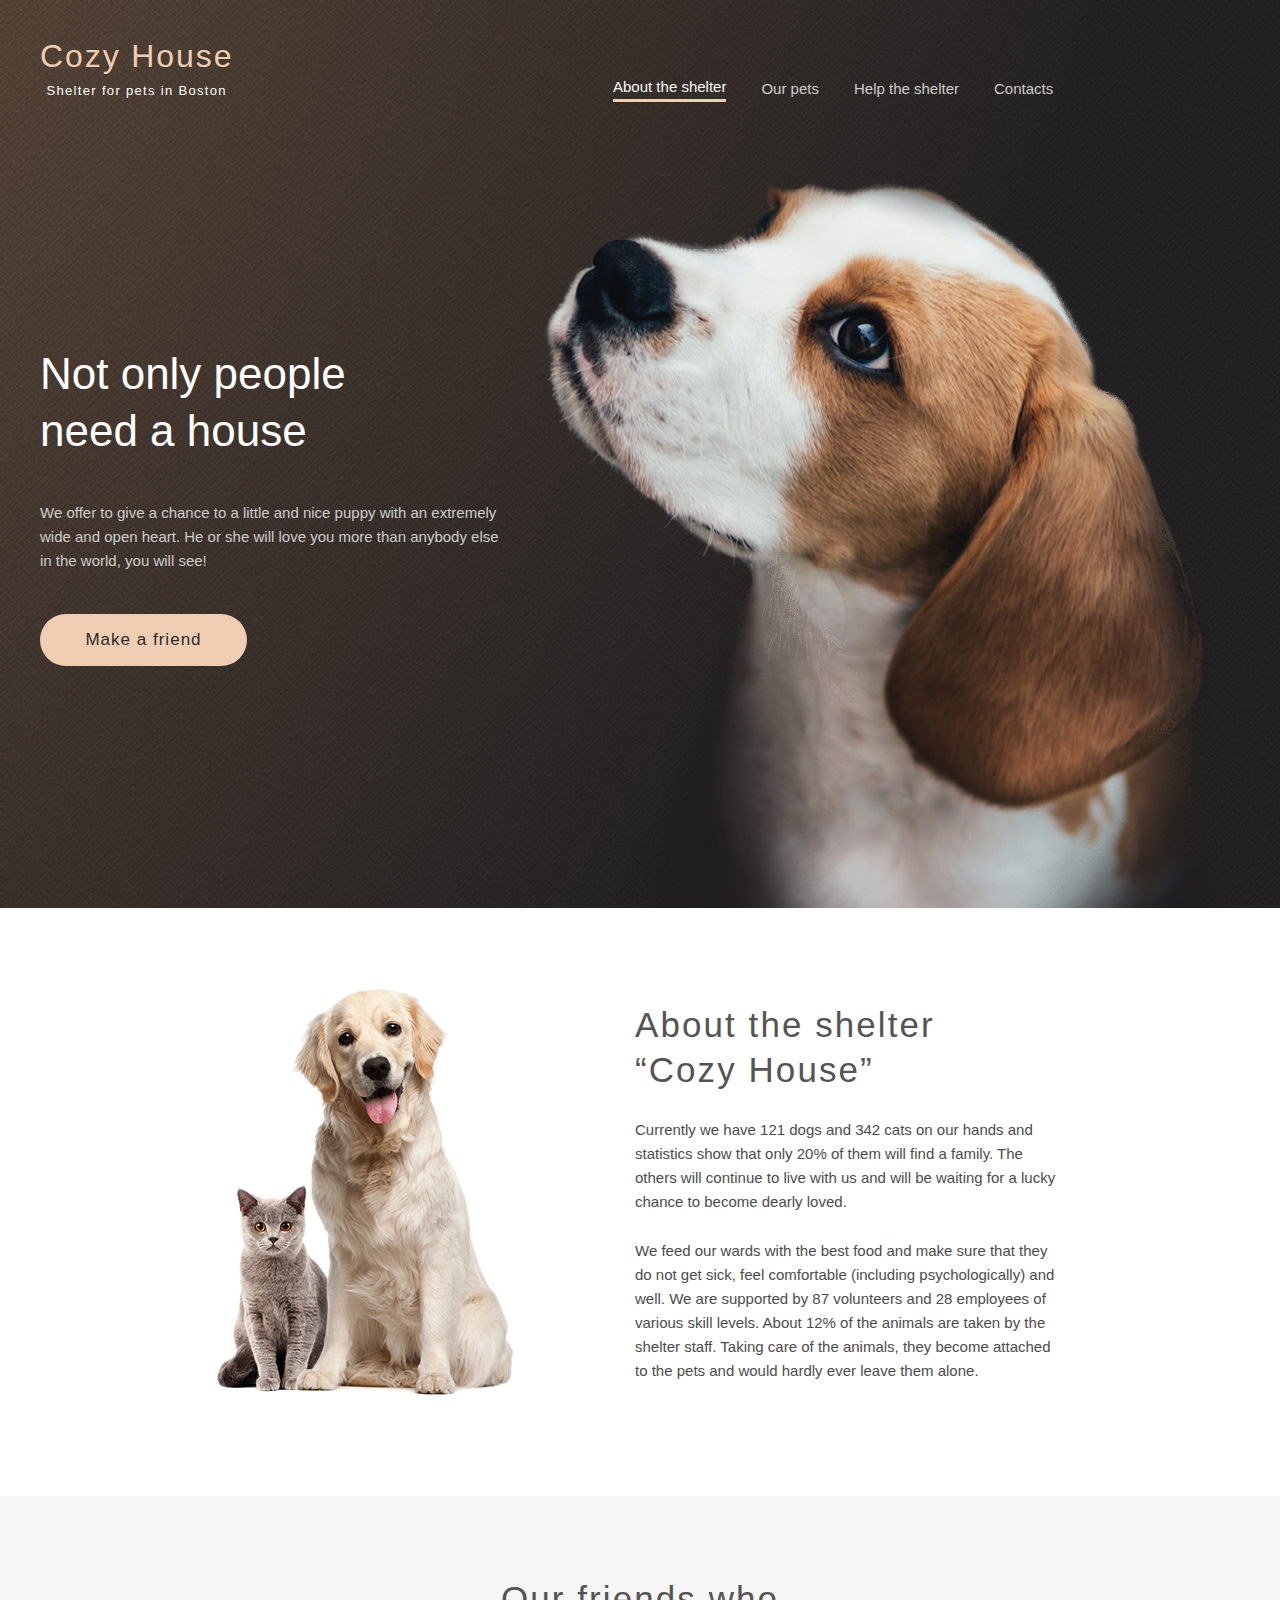
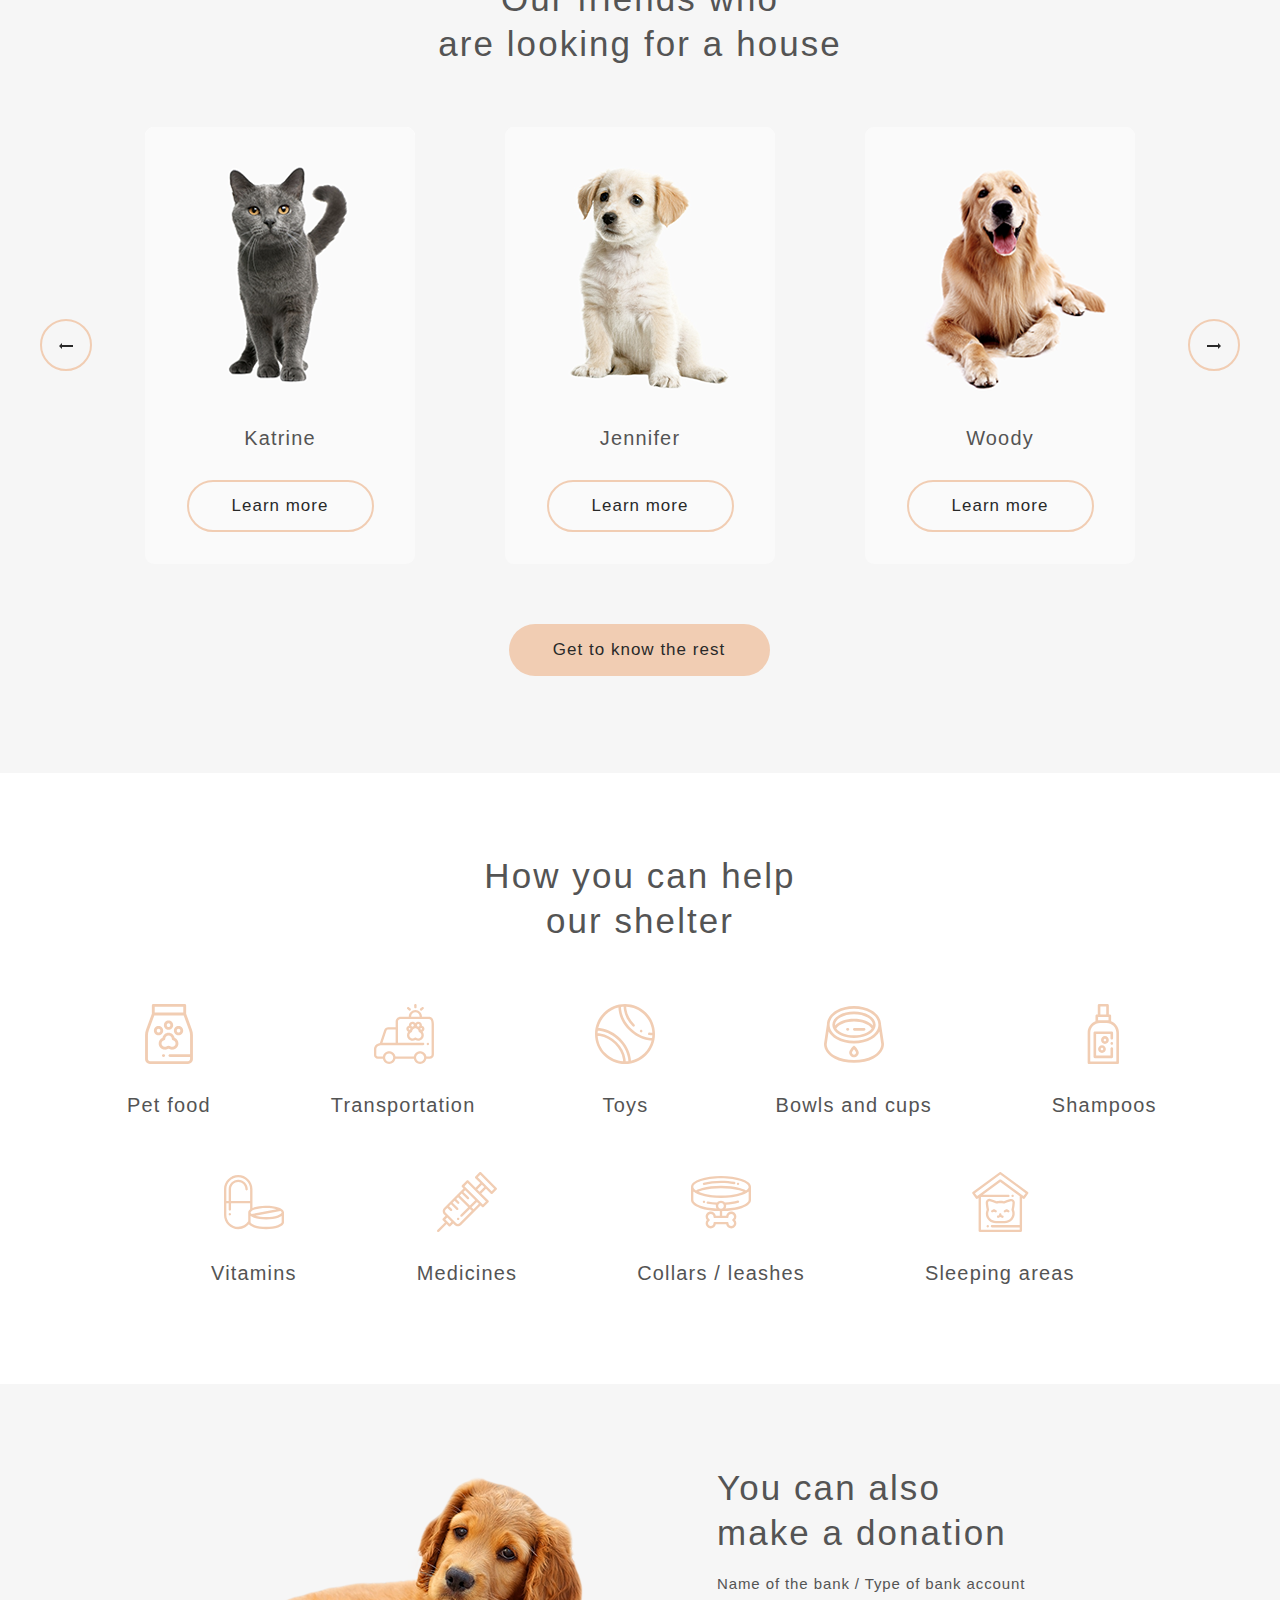
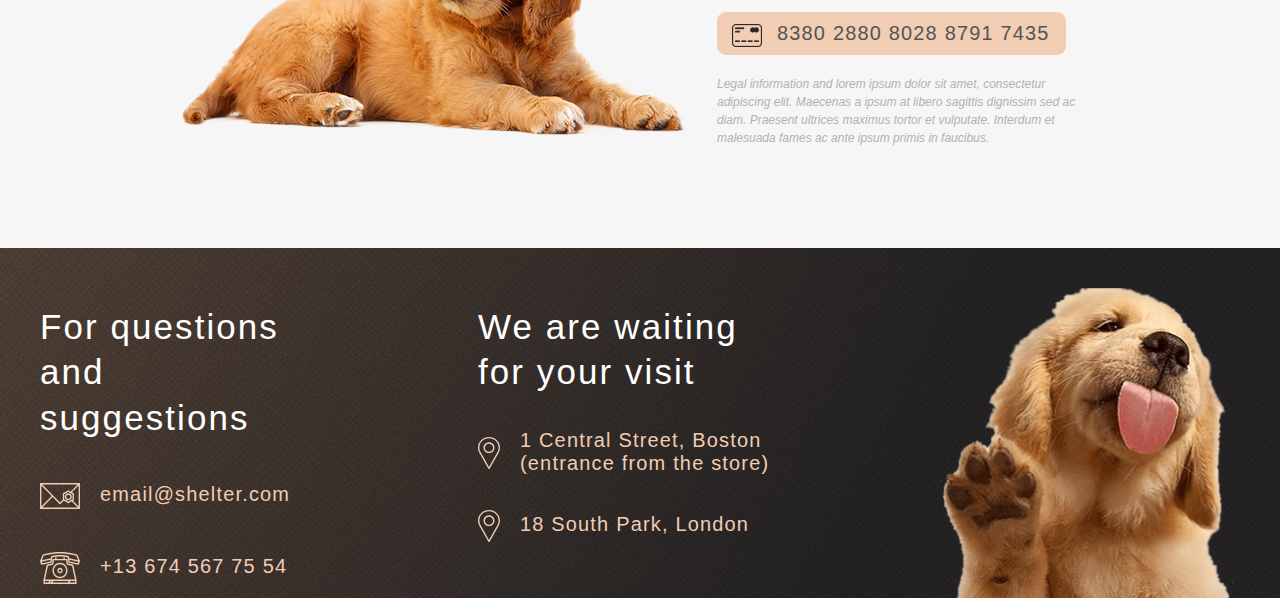
<file: pages/main/index.html>
<!DOCTYPE html>
<html lang="en">

<head>
    <meta charset="UTF-8">
    <meta name="viewport" content="width=device-width, initial-scale=1.0">
    <title>Welcome to shelter</title>
    <link rel="stylesheet" href="../../assets/normalize.css">
    <link rel="stylesheet" href="./main.css">



</head>

<body>
    <div class="shadow"></div>
    <div class="header-wrapper">
        <header class="header">
            <nav class="header__nav">
                <div class="header__logo header-flex-item">
                    <a class="header__nav-link--logo" href="../main/index.html">
                        <h1 class="logo-title">Cozy House</h1>
                        <p class="logo-subtitle">Shelter for pets in Boston</p>
                    </a>
                </div>
                <ul class="header-flex-item header__nav-list">
                    <li class="header__nav-item">
                        <a class="text-subtitle header__nav-link" id="first-link" href="#!">About the shelter</a></li>
                    <li class="header__nav-item">
                        <a class="text-subtitle header__nav-link" href="../pets/pets.html">Our pets</a></li>
                    <li class=" header__nav-item">
                        <a class="text-subtitle header__nav-link disabled" href="#!">Help the shelter</a></li>
                    <li class="header__nav-item">
                        <a class="text-subtitle header__nav-link disabled" href="#!">Contacts</a></li>
                </ul>
                <div class="header-flex-item hamburger-menu">
                    <input id="menu__toggle" type="checkbox">
                    <label class="menu__btn" for="menu__toggle">
                        <img class="burger-img" src="../../assets/main/icon/Burger.png" alt="burger">
                    </label>
                    <ul class="hamburger-list">
                        <li class="hamburger-item">
                            <a class="header__nav-link" href="../main/index.html">
                                <h1 class="logo-title">Cozy House</h1>
                                <p class="logo-subtitle">Shelter for pets in Boston</p>
                            </a>
                        </li>
                        <li class="hamburger-item">
                            <a class="text-subtitle header__nav-link" id="focus" href="#!">About the shelter</a>
                        </li>
                        <li class="hamburger-item">
                            <a class="text-subtitle header__nav-link" href="../pets/pets.html">Our pets</a></li>
                        <li class=" hamburger-item">
                            <a class="text-subtitle header__nav-link disabled" href="#!">Help the shelter</a></li>
                        <li class="hamburger-item">
                            <a class="text-subtitle header__nav-link disabled" href="#!">Contacts</a></li>

                    </ul>

                </div>
            </nav>
        </header>
    </div>

    <main>
        <section class="intro">
            <div class="wrapper">
                <div class="intro__flexbox">
                    <div class="intro__flexbox-item intro__text">
                        <h2 class="intro__text-title">Not only people <br> need a house</h2>
                        <p class="intro__text-subtitle">We offer to give a chance to a
                            little and nice puppy with an extremely wide and open heart.
                            He or she will love you more than anybody else in the world,
                            you will see!</p>
                        <a href="../pets/pets.html" class="button-link make-a-friend-button">
                            <button type="button" class="pink-button">
                                Make a friend
                            </button>
                        </a>
                    </div>
                    <div class="intro__flexbox-item">
                        <img class="intro__image" src="../../assets/main/img/start-screen-puppy.png" alt="cute-puppy">
                    </div>
                </div>
            </div>
        </section>
        <div class="wrapper">
            <section class="about">
                <div class="about__flexbox">
                    <div class="about__flexbox-item ">
                        <img class="about__image" src="../../assets/main/img/about-pets.svg" alt="pets">
                    </div>
                    <div class="about__flexbox-item about__text">
                        <h3 class="text-title paragraph" id="about-title">About the shelter <br> “Cozy House”</h3>
                        <p class="text-subtitle paragraph">Currently we have 121 dogs and 342 cats on our hands and
                            statistics
                            show that only 20% of them will find a family. The others will continue to live with us
                            and
                            will be waiting for a lucky chance to become dearly loved.</p>
                        <p class="text-subtitle">We feed our wards with the best food and make sure that they do not
                            get
                            sick, feel comfortable (including psychologically) and well. We are supported by 87
                            volunteers and 28 employees of various skill levels. About 12% of the animals are taken
                            by
                            the shelter staff. Taking care of the animals, they become attached to the pets and
                            would
                            hardly ever leave them alone.</p>
                    </div>
                </div>
            </section>
        </div>
        <section class="ourfriends">
            <div class="wrapper">
                <div class="ourfriends__flexbox">
                    <h3 class="ourfriends__flexbox-item text-title">Our friends who <br>
                        are looking for a house
                    </h3>
                    <div class="slider ourfriends__flexbox-item">
                        <div class="slider-item ourfriends__previous-button">
                            <button class="nav-button" id="previous">
                                <img src="../../assets/main/arrow-item/prev-Arrow.svg" alt="prev">
                            </button>
                        </div>
                        
                        <div class="slider-item  ourfriends__pet-flexbox">
                            <div class="ourfriends__pet-flexbox-item ourfriends__pet__item">
                                <img class="ourfriends__pet-img" src="../../assets/main/img/pets-katrine.png"
                                    alt="Katrine">
                                <h4 class="ourfriends__pet-name">Katrine</h4>
                                <a href="#!" class="ourfriends__button-link">
                                    <button type="button" class="white-button learn__more-button">Learn more</button>
                                </a>
                            </div>
                            <div class="ourfriends__pet-flexbox-item ourfriends__pet__item">
                                <img class="ourfriends__pet-img" src="../../assets/main/img/pets-jennifer.png"
                                    alt="Jennifer">
                                <h4 class="ourfriends__pet-name">Jennifer</h4>
                                <a href="#!" class="ourfriends__button-link">
                                    <button type="button" class="white-button learn__more-button">Learn more</button>
                                </a>
                            </div>
                            <div class="ourfriends__pet-flexbox-item ourfriends__pet__item">
                                <img class="ourfriends__pet-img" src="../../assets/main/img/pets-woody.png" alt="Woody">
                                <h4 class="ourfriends__pet-name">Woody</h4>

                                <a href="#!" class="ourfriends__button-link">
                                    <button type="button" class="white-button learn__more-button">Learn more</button>
                                </a>

                            </div>
                        </div>
                        <div class="slider-item ourfriends__next-button">
                            <button class="nav-button" id="next">
                                <img src="../../assets/main/arrow-item/next-Arrow.png" alt="next">
                            </button>
                        </div>
                    </div>
                    <a href="../pets/pets.html" class="button-link_getToNow">
                        <button type="button" class="ourfriends__flexbox-item pink-button get-to-now-button">Get to
                            know
                            the rest
                        </button>
                    </a>

                </div>
            </div>
        </section>
        <div class="wrapper">
            <section class="help">
                <div class="help__flexbox">
                    <h3 class="help__flexbox-item help__text-title">How you can help <br>
                        our shelter
                    </h3>
                    <div class="help__flexbox-item help__contain-flexbox">
                        <div class="help__contain-flexbox-item">
                            <img class="string-one-item--image" src="../../assets/main/icon/icon-pet-food.svg"
                                alt="food">
                            <h4 class="string-one-item--name">Pet food</h4>
                        </div>
                        <div class="help__contain-flexbox-item">
                            <img class="string-one-item--image" src="../../assets/main/icon/icon-transportation.svg"
                                alt="transportation">
                            <h4 class="string-one-item--name">Transportation</h4>
                        </div>
                        <div class="help__contain-flexbox-item">
                            <img class="string-one-item--image" src="../../assets/main/icon/icon-toys.svg" alt="toys">
                            <h4 class="string-one-item--name">Toys</h4>
                        </div>
                        <div class="help__contain-flexbox-item">
                            <img class="string-one-item--image" src="../../assets/main/icon/icon-bowls-and-cups.svg"
                                alt="bowls&cups">
                            <h4 class="string-one-item--name">Bowls and cups</h4>
                        </div>
                        <div class="help__contain-flexbox-item">
                            <img class="string-one-item--image" src="../../assets/main/icon/icon-shampoos.svg"
                                alt="shampoos">
                            <h4 class="string-one-item--name">Shampoos</h4>
                        </div>

                        <div class="help__contain-flexbox-item">
                            <img class="string-two-item--image" src="../../assets/main/icon/icon-vitamins.svg"
                                alt="vitamins">
                            <h4 class="string-two-item--name">Vitamins</h4>
                        </div>
                        <div class="help__contain-flexbox-item">
                            <img class="string-two-item--image" src="../../assets/main/icon/icon-medicines.svg"
                                alt="medicines">
                            <h4 class="string-two-item--name">Medicines</h4>
                        </div>
                        <div class="help__contain-flexbox-item">
                            <img class="string-two-item--image" src="../../assets/main/icon/icon-collars-leashes.svg"
                                alt="collars&leashes">
                            <h4 class="string-two-item--name">Collars / leashes</h4>
                        </div>
                        <div class="help__contain-flexbox-item">
                            <img class="string-two-item--image" src="../../assets/main/icon/icon-sleeping-area.svg"
                                alt="sleeping areas">
                            <h4 class="string-two-item--name">Sleeping areas</h4>
                        </div>
                    </div>
                </div>
            </section>
        </div>
        <section class="donation">
            <div class="wrapper">
                <div class="donation__flexbox">
                    <div class="donation__flexbox-item">
                        <img class="donation-dog" src="../../assets/main/img/donation-dog.png" alt="pretty-dog"
                            class="donation-img">
                    </div>

                    <div class="donation__flexbox-item">
                        <h3 class="text-title">You can also <br> make a donation</h3>
                        <p class="donation-subtitle">Name of the bank / Type of bank account</p>
                        <a href="#!" class="donation_bank-button-link">
                            <div class="donation__bank-button">
                                <h4>
                                    8380 2880 8028 8791 7435
                                </h4>
                            </div>
                        </a>
                        <div class="donation__bank-info">Legal information and lorem ipsum dolor sit amet,
                            consectetur
                            adipiscing elit. Maecenas a ipsum at libero sagittis dignissim sed ac diam. Praesent
                            ultrices maximus tortor et vulputate. Interdum et malesuada fames ac ante ipsum primis
                            in
                            faucibus.</div>
                    </div>
                </div>
            </div>
        </section>

    </main>
    <footer class="footer">
        <div class="wrapper">
            <div class="footer__flexbox">
                <div class="footer__flexbox-item contacts-block">
                    <h3 class=" footer-text-title">For questions and suggestions</h3>
                    <a href="mailto:email@shelter.com" class="contact">
                        <div class="contact-item">
                            <img src="../../assets/main/icon/icon-email.svg" alt="mail">
                        </div>

                        <div class="contact-item">
                            <h4 class="contact-text">
                                email@shelter.com</h4>
                        </div>
                    </a>

                    <a href="tel:+13 674 567 75 54" class="contact">
                        <div class="contact-item">
                            <img src="../../assets/main/icon/icon-phone.svg" alt="phone">
                        </div>
                        <div class="contact-item">
                            <h4 class="contact-text">+13 674 567 75 54</h4>
                        </div>
                    </a>
                </div>

                <div class="footer__flexbox-item gps-text-block">
                    <h3 class=" footer-text-title">We are waiting for your visit</h3>

                    <a target="_blank" href="https://goo.gl/maps/maQs4gvT9zJgqGgS8" class="gps">
                        <div class="contact-item">
                            <img src="../../assets/main/icon/icon-marker.svg" alt="marker">
                        </div>
                        <div class="contact-item">
                            <h4 class="contact-text" id="first-gps">1 Central Street, Boston <br> (entrance from the
                                store)</h4>
                        </div>
                    </a>

                    <a target="_blank" href="https://goo.gl/maps/UWdHwf4wdeWREfxX6" class="gps">
                        <div class="contact-item">
                            <img src="../../assets/main/icon/icon-marker.svg" alt="gps-point"
                                class="footer-text-link--navigation">
                        </div>
                        <div class="contact-item">
                            <h4 class="contact-text"> 18 South Park, London </h4>
                        </div>
                    </a>

                </div>
                <div class="footer__flexbox-item footer-image">
                    <img src="../../assets/main/img/footer-puppy.png" alt="licking-puppy" class="footer-image">
                </div>
            </div>
        </div>
    </footer>

</body>
<script src="../main/main.js"></script>

</html>
</file>
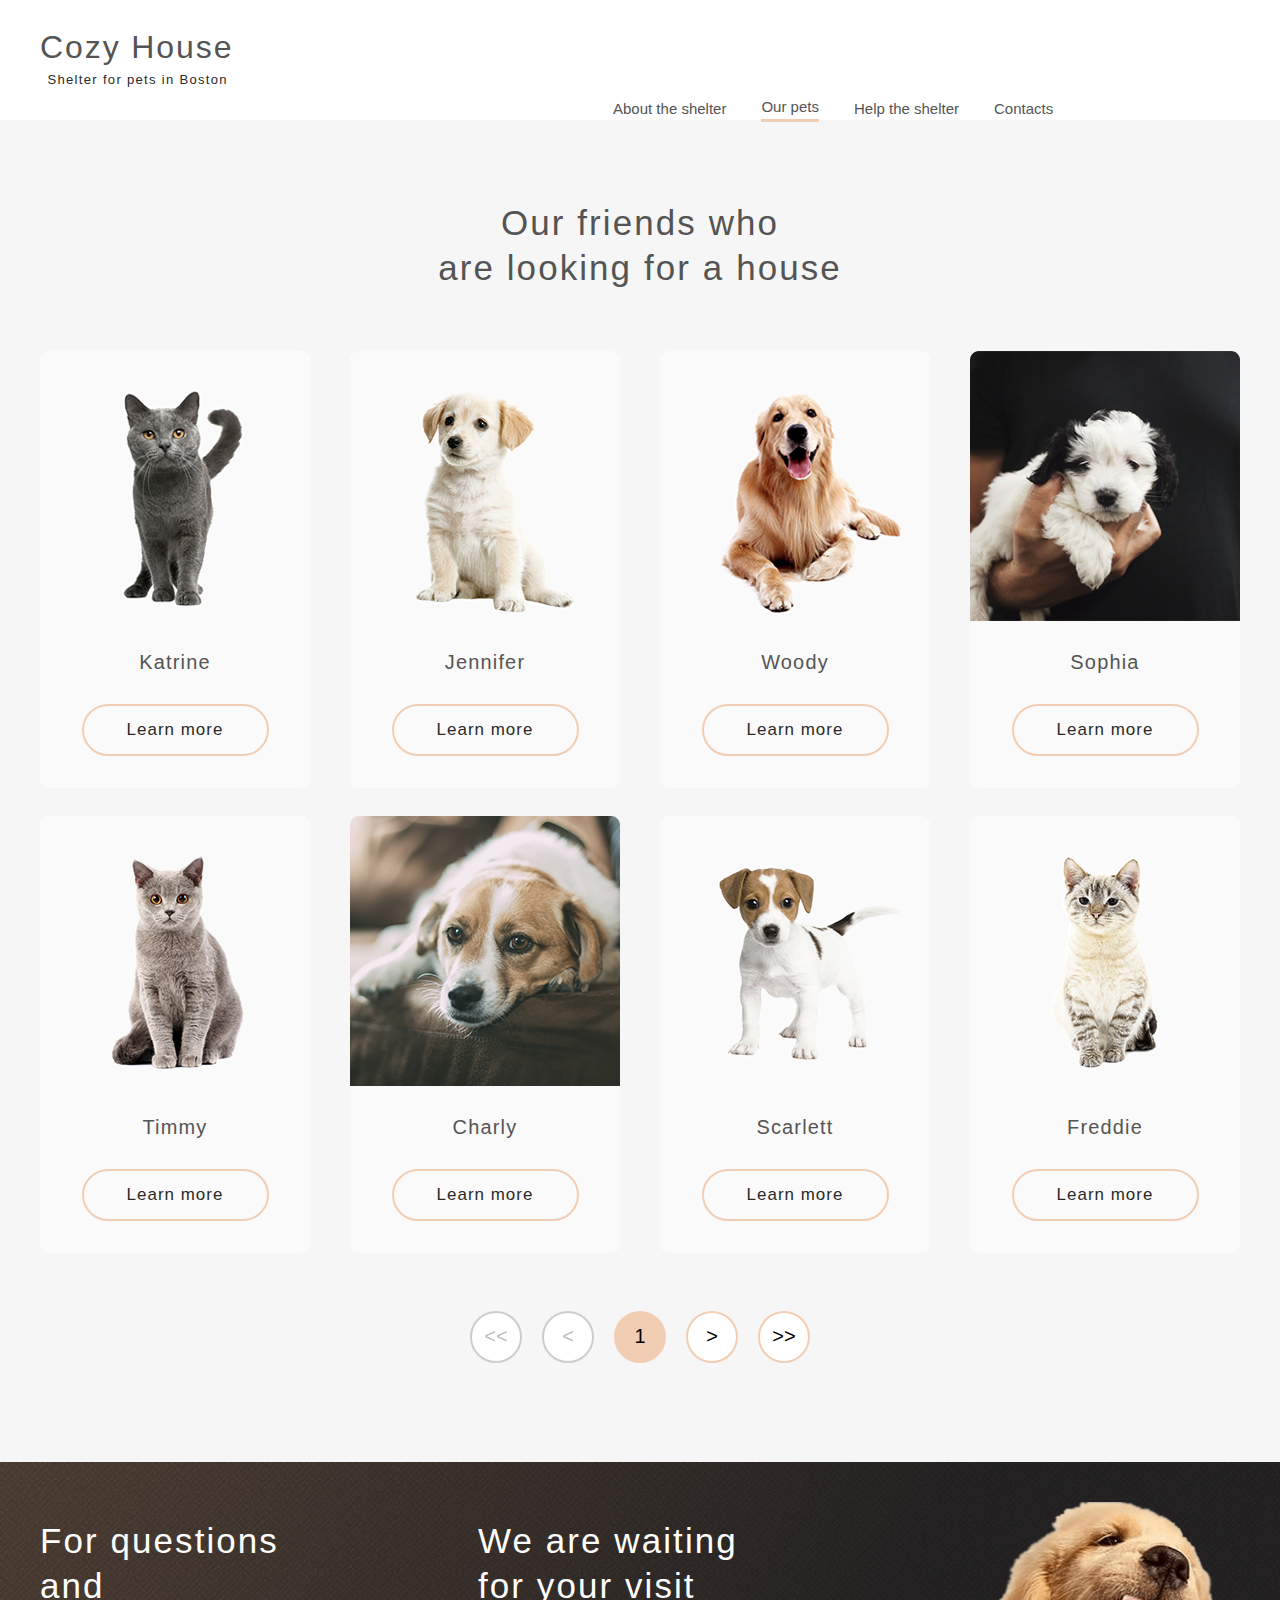
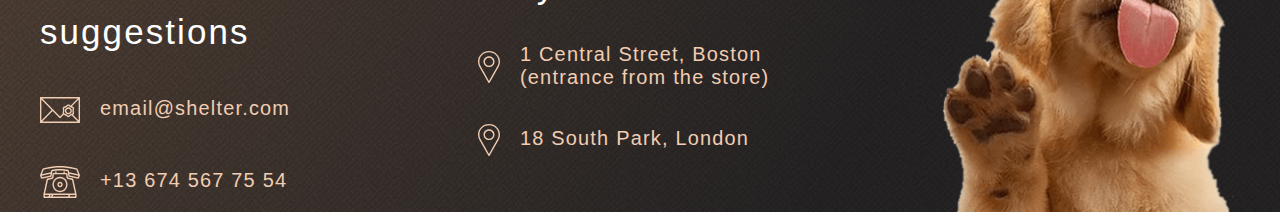
<file: pages/pets/pets.html>
<!DOCTYPE html>
<html lang="en">

<head>
    <meta charset="UTF-8">
    <meta name="viewport" content="width=device-width, initial-scale=1.0">
    <title>Our pets</title>
    <link rel="stylesheet" href="../../assets/normalize.css">
    <link rel="stylesheet" href="./pets.css">
</head>

<body>

    <header class="header">
        <div class="wrapper">
            <nav class="header__nav">
                <div class="header__logo head-item">
                    <a class="header__nav-link--logo" href="../main/index.html">
                        <h1 class="logo-title">Cozy House</h1>
                        <p class="logo-subtitle">Shelter for pets in Boston</p>
                    </a>
                </div>
               
                <ul class="header__nav-list head-item">
                    <li class="header__nav-item">
                        <a class="text-subtitle header__nav-link"  href="../main/index.html">About the shelter</a></li>
                    <li class="header__nav-item">
                        <a class="text-subtitle header__nav-link" id="focus" href="../pets/pets.html">Our pets</a></li>
                    <li class=" header__nav-item">
                        <a class="text-subtitle header__nav-link" href="#!">Help the shelter</a></li>
                    <li class="header__nav-item">
                        <a class="text-subtitle header__nav-link" href="#!">Contacts</a></li>
                </ul>
                <div class="hamburger-menu">
                    <input id="menu__toggle" type="checkbox">
                    <label class="menu__btn" for="menu__toggle">
                        <span></span>
                    </label>
                    <ul class="hamburger-list">
                        <li class="hamburger-item">
                            <a class="text-subtitle header__nav-link"  href="../main/index.html">About the shelter</a></li>
                        <li class="hamburger-item">
                            <a class="text-subtitle header__nav-link" id="focus" href="../pets/pets.html">Our pets</a></li>
                        <li class=" hamburger-item">
                            <a class="text-subtitle header__nav-link" href="#!">Help the shelter</a></li>
                        <li class="hamburger-item">
                            <a class="text-subtitle header__nav-link" href="#!">Contacts</a></li>
                    </ul>
                </div>
            </nav>
        </div>
    </header>

    <main>
        <section class="ourfriends">
            <div class="wrapper">
                <div class="ourfriends__flexbox">
                    <h3 class="ourfriends__flexbox-item text-title">Our friends who <br>
                        are looking for a house
                    </h3>
                    <div class="ourfriends__flexbox-item ourfriends__pet-flexbox">
                        <div class="ourfriends__pet-flexbox-item ourfriends__pet__item">
                            <img class="ourfriends__pet-img" src="../../assets/main/img/pets-katrine.png" alt="Katrine">
                            <h4 class="ourfriends__pet-name">Katrine</h4>
                            <a href="#!" class="ourfriends__button-link">
                                <div class="white-button learn__more-button">Learn more</div>
                            </a>
                        </div>
                        <div class="ourfriends__pet-flexbox-item ourfriends__pet__item">
                            <img class="ourfriends__pet-img" src="../../assets/main/img/pets-jennifer.png"
                                alt="Jennifer">
                            <h4 class="ourfriends__pet-name">Jennifer</h4>
                            <a href="#!" class="ourfriends__button-link">
                                <div class="white-button learn__more-button">Learn more</div>
                            </a>
                        </div>
                        <div class="ourfriends__pet-flexbox-item ourfriends__pet__item">
                            <img class="ourfriends__pet-img" src="../../assets/main/img/pets-woody.png" alt="Woody">
                            <h4 class="ourfriends__pet-name">Woody</h4>
                            <a href="#!" class="ourfriends__button-link">
                                <div class="white-button learn__more-button">Learn more</div>
                            </a>
                        </div>
                        <div class="ourfriends__pet-flexbox-item ourfriends__pet__item">
                            <img class="ourfriends__pet-img" src="../../assets/main/img/pets-sophia.png" alt="Katrine">
                            <h4 class="ourfriends__pet-name">Sophia</h4>
                            <a href="#!" class="ourfriends__button-link">
                                <div class="white-button learn__more-button">Learn more</div>
                            </a>
                        </div>
                        <div class="ourfriends__pet-flexbox-item ourfriends__pet__item">
                            <img class="ourfriends__pet-img" src="../../assets/main/img/pets-timmy.png" alt="Katrine">
                            <h4 class="ourfriends__pet-name">Timmy</h4>
                            <a href="#!" class="ourfriends__button-link">
                                <div class="white-button learn__more-button">Learn more</div>
                            </a>
                        </div>
                        <div class="ourfriends__pet-flexbox-item ourfriends__pet__item">
                            <img class="ourfriends__pet-img" src="../../assets/main/img/pets-charly.png" alt="Katrine">
                            <h4 class="ourfriends__pet-name">Charly</h4>
                            <a href="#!" class="ourfriends__button-link">
                                <div class="white-button learn__more-button">Learn more</div>
                            </a>
                        </div>
                        <div class="ourfriends__pet-flexbox-item ourfriends__pet__item">
                            <img class="ourfriends__pet-img" src="../../assets/main/img/pets-scarlet.png" alt="Katrine">
                            <h4 class="ourfriends__pet-name">Scarlett</h4>
                            <a href="#!" class="ourfriends__button-link">
                                <div class="white-button learn__more-button">Learn more</div>
                            </a>
                        </div>
                        <div class="ourfriends__pet-flexbox-item ourfriends__pet__item">
                            <img class="ourfriends__pet-img" src="../../assets/main/img/pets-freddie.png" alt="Katrine">
                            <h4 class="ourfriends__pet-name">Freddie</h4>
                            <a href="#!" class="ourfriends__button-link">
                                <div class="white-button learn__more-button">Learn more</div>
                            </a>
                        </div>
                    </div>

                    <div class="ourfriends__flexbox-item pagination__bar">
                        <button type="button" class="pagination__bar-item to-start" disabled>&lt;&lt;
                        </button>
                        <button type="button" class="pagination__bar-item previous" disabled>&lt;</button>
                        <button type="button" class="pagination__bar-item page">1</button>
                        <button type="button" class="pagination__bar-item next">&gt;</button>
                        <button type="button" class="pagination__bar-item to-end">&gt;&gt;</button>
                    </div>
                </div>
            </div>
        </section>
    </main>
    <footer class="footer">
        <div class="wrapper">
            <div class="footer__flexbox">
                <div class="footer__flexbox-item contacts-block">
                    <h3 class=" footer-text-title">For questions and suggestions</h3>
                    <a href="mailto:email@shelter.com" class="contact">
                        <div class="contact-item">
                            <img src="../../assets/main/icon/icon-email.svg" alt="mail">
                        </div>

                        <div class="contact-item">
                            <h4 class="contact-text">
                                email@shelter.com</h4>
                        </div>
                    </a>

                    <a href="tel:+13 674 567 75 54" class="contact">
                        <div class="contact-item">
                            <img src="../../assets/main/icon/icon-phone.svg" alt="phone">
                        </div>
                        <div class="contact-item">
                            <h4 class="contact-text">+13 674 567 75 54</h4>
                        </div>
                    </a>
                </div>

                <div class="footer__flexbox-item gps-text-block">
                    <h3 class=" footer-text-title">We are waiting for your visit</h3>

                    <a target="_blank" href="https://goo.gl/maps/maQs4gvT9zJgqGgS8" class="gps">
                        <div class="contact-item">
                            <img src="../../assets/main/icon/icon-marker.svg" alt="marker">
                        </div>
                        <div class="contact-item">
                            <h4 class="contact-text">1 Central Street, Boston <br> (entrance from the store)</h4>
                        </div>
                    </a>

                    <a target="_blank" href="https://goo.gl/maps/UWdHwf4wdeWREfxX6" class="gps">
                        <div class="contact-item">
                            <img src="../../assets/main/icon/icon-marker.svg" alt="gps-point"
                                class="footer-text-link--navigation">
                        </div>
                        <div class="contact-item">
                            <h4 class="contact-text"> 18 South Park, London </h4>
                        </div>
                    </a>

                </div>
                <div class="footer__flexbox-item footer-image">
                    <img src="../../assets/main/img/footer-puppy.png" alt="licking-puppy" class="footer-image">
                </div>
            </div>
        </div>
    </footer>
    <script src="../main/main.js"></script>
</body>

</html>
</file>
<file: pages/main/main.css>
html {
    -webkit-box-sizing: border-box;
            box-sizing: border-box;
    scroll-behavior: smooth;
    position: relative;
    font: 15px/1.6 Arial, Georgia, sans-serif;
    color: #4c4c4c;
  }
  
  *,
  *::before,
  *::after {
    -webkit-box-sizing: inherit;
            box-sizing: inherit;
  }
  
  body {
    width: 100%;
  }
  
  a {
    color: #4c4c4c;
    text-decoration: none;
  }
  
  ul {
    list-style-type: none;
  }
  
  h2 {
    font: 2.933rem/1.3 Georgia, sans-serif;
    color: white;
    margin: 0;
  }
  
  h3 {
    font: 2.33rem/1.3 Georgia, sans-serif;
    letter-spacing: 0.06em;
    color: #545454;
    margin: 0;
  }
  
  h4 {
    font: 1.33rem/1.15 Georgia, sans-serif;
    letter-spacing: 0.06em;
    color: #545454;
    margin: 0;
  }
  
  p {
    margin: 0;
    font: 15px/1.6 Arial, Georgia, sans-serif;
    color: #4c4c4c;
  }
  
  :active,
  :hover,
  :focus {
    outline: 0;
    outline-offset: 0;
  }
  
  .header-wrapper {
    width: 1200px;
    margin: 0 auto;
  }
  
  .wrapper {
    width: 1200px;
    margin: 0 auto;
  }
  
  /*HEADER*/
  .hamburger-menu {
    display: none;
  }
  
  .header {
    position: absolute;
    width: 1200px;
  }
  
  .header__nav {
    height: 60px;
    display: -webkit-box;
    display: -ms-flexbox;
    display: flex;
    -webkit-box-orient: horizontal;
    -webkit-box-direction: normal;
        -ms-flex-direction: row;
            flex-direction: row;
    -ms-flex-wrap: wrap;
        flex-wrap: wrap;
    -webkit-box-pack: start;
        -ms-flex-pack: start;
            justify-content: flex-start;
    -webkit-box-align: center;
        -ms-flex-align: center;
            align-items: center;
    padding-top: 60px;
  }
  
  .header-item {
    margin-left: 43px;
  }
  
  .header-item:first-child {
    margin-left: 0;
  }
  
  .header__logo {
    position: absolute;
    margin-top: 15px;
    display: block;
    -webkit-transition: margin-left 0.5s linear;
    transition: margin-left 0.5s linear;
  }
  
  .logo-title {
    font: normal normal 2.133rem/0px Georgia, sans-serif;
    letter-spacing: 0.06em;
    color: #f1cdb3;
    margin: 0;
    padding-bottom: 35px;
    margin-top: 12px;
  }
  
  .logo-subtitle {
    font: 0.87rem/0px Arial, sans-serif;
    color: black;
    letter-spacing: 0.1em;
    text-align: center;
    color: white;
  }
  
  .header__nav-list {
    display: -webkit-box;
    display: -ms-flexbox;
    display: flex;
    -webkit-box-orient: horizontal;
    -webkit-box-direction: normal;
        -ms-flex-direction: row;
            flex-direction: row;
    -ms-flex-wrap: wrap;
        flex-wrap: wrap;
    -webkit-box-pack: start;
        -ms-flex-pack: start;
            justify-content: flex-start;
    -webkit-box-align: center;
        -ms-flex-align: center;
            align-items: center;
    padding-left: 573px;
  }
  
  .header__nav-list .header__nav-item {
    padding-right: 35px;
  }
  
  .header__nav-list .header__nav-item:last-child {
    padding-right: 0;
  }
  
  #first-link {
    color: #fafafa;
    border-bottom: 3px solid #f1cdb3;
  }
  
  .header__nav-link {
    display: inline-block;
    color: #cdcdcd;
  }
  
  .header__nav-link:hover {
    color: #fafafa;
    cursor: pointer;
  }
  
  .header__nav-link:active {
    color: #fafafa;
    border-bottom: 3px solid #f1cdb3;
  }
  
  #focus {
    color: #fafafa;
    border-bottom: 3px solid #f1cdb3;
  }
  
  /*INTRO*/
  .intro {
    height: 908px;
    background: url(../../assets/main/background/start-screen-gradient-background.png) no-repeat center;
    background-size: cover;
    width: 100%;
  }
  
  .intro__flexbox {
    display: -webkit-box;
    display: -ms-flexbox;
    display: flex;
    -webkit-box-orient: horizontal;
    -webkit-box-direction: normal;
        -ms-flex-direction: row;
            flex-direction: row;
    -ms-flex-wrap: wrap;
        flex-wrap: wrap;
    -webkit-box-pack: justify;
        -ms-flex-pack: justify;
            justify-content: space-between;
    -webkit-box-align: start;
        -ms-flex-align: start;
            align-items: flex-start;
    height: 908px;
  }
  
  .intro__text-title {
    padding-top: 345px;
    padding-bottom: 42px;
  }
  
  .intro__text-subtitle {
    color: #cdcdcd;
    padding-bottom: 41px;
    max-width: 460px;
  }
  
  .pink-button {
    display: -webkit-box;
    display: -ms-flexbox;
    display: flex;
    -webkit-box-orient: horizontal;
    -webkit-box-direction: normal;
        -ms-flex-direction: row;
            flex-direction: row;
    -ms-flex-wrap: wrap;
        flex-wrap: wrap;
    -webkit-box-pack: center;
        -ms-flex-pack: center;
            justify-content: center;
    -webkit-box-align: center;
        -ms-flex-align: center;
            align-items: center;
    text-align: center;
    width: 207px;
    height: 52px;
    background-color: #f1cdb3;
    border-radius: 100px;
    font: 1.133rem/1.3 Georgia, sans-serif;
    letter-spacing: 0.06em;
    color: #292929;
    border-width: 0;
  }
  
  .pink-button:hover {
    background-color: #fddcc4;
    cursor: pointer;
  }
  
  .pink-button:disabled {
    visibility: hidden;
  }
  
  .pink-button:focus {
    outline: none;
  }
  
  .intro__image {
    padding-top: 180px;
  }
  
  /*ABOUT*/
  .about__flexbox {
    display: -webkit-box;
    display: -ms-flexbox;
    display: flex;
    -webkit-box-orient: horizontal;
    -webkit-box-direction: normal;
        -ms-flex-direction: row;
            flex-direction: row;
    -ms-flex-wrap: wrap;
        flex-wrap: wrap;
    -webkit-box-pack: center;
        -ms-flex-pack: center;
            justify-content: center;
    -webkit-box-align: start;
        -ms-flex-align: start;
            align-items: flex-start;
    height: 588px;
    padding-top: 80px;
  }
  
  .about__flexbox-item:first-child {
    padding-right: 120px;
  }
  
  .about__flexbox-item:last-child {
    max-width: 430px;
    padding-top: 14px;
  }
  
  .about__flexbox-item .paragraph {
    padding-bottom: 25px;
  }
  
  /*OUR FRIENDS*/
  .ourfriends {
    background-color: #f6f6f6;
  }
  
  .ourfriends__flexbox {
    display: -webkit-box;
    display: -ms-flexbox;
    display: flex;
    -webkit-box-orient: vertical;
    -webkit-box-direction: normal;
        -ms-flex-direction: column;
            flex-direction: column;
    -ms-flex-wrap: wrap;
        flex-wrap: wrap;
    -webkit-box-pack: start;
        -ms-flex-pack: start;
            justify-content: flex-start;
    -webkit-box-align: center;
        -ms-flex-align: center;
            align-items: center;
    height: 877px;
  }
  
  .ourfriends__flexbox:first-child {
    text-align: center;
    padding-top: 80px;
  }
  
  .ourfriends__flexbox-item:last-child {
    margin-left: 2px;
  }
  
  .slider {
    display: -webkit-box;
    display: -ms-flexbox;
    display: flex;
    -webkit-box-orient: horizontal;
    -webkit-box-direction: normal;
        -ms-flex-direction: row;
            flex-direction: row;
    -ms-flex-wrap: wrap;
        flex-wrap: wrap;
    -webkit-box-pack: center;
        -ms-flex-pack: center;
            justify-content: center;
    -webkit-box-align: center;
        -ms-flex-align: center;
            align-items: center;
  }
  
  .slider-item {
    margin-left: 53px;
  }
  
  .slider-item:first-child {
    margin-left: 0;
  }
  
  .ourfriends__pet-flexbox {
    display: -webkit-box;
    display: -ms-flexbox;
    display: flex;
    -webkit-box-orient: horizontal;
    -webkit-box-direction: normal;
        -ms-flex-direction: row;
            flex-direction: row;
    -ms-flex-wrap: wrap;
        flex-wrap: wrap;
    -webkit-box-pack: center;
        -ms-flex-pack: center;
            justify-content: center;
    -webkit-box-align: center;
        -ms-flex-align: center;
            align-items: center;
    padding-top: 60px;
    padding-bottom: 60px;
  }
  
  .ourfriends__pet-flexbox-item {
    margin-left: 90px;
  }
  
  .ourfriends__pet-flexbox-item:first-child {
    margin-left: 0;
  }
  
  .ourfriends__pet__item {
    border-radius: 9px;
    height: 437px;
    width: 270px;
    background-color: #fafafa;
    display: -webkit-box;
    display: -ms-flexbox;
    display: flex;
    -webkit-box-orient: vertical;
    -webkit-box-direction: normal;
        -ms-flex-direction: column;
            flex-direction: column;
    -ms-flex-wrap: wrap;
        flex-wrap: wrap;
    -webkit-box-pack: start;
        -ms-flex-pack: start;
            justify-content: flex-start;
    -webkit-box-align: center;
        -ms-flex-align: center;
            align-items: center;
  }
  
  .ourfriends__pet__item:hover {
    -webkit-box-shadow: 0px 2px 35px 14px rgba(13, 13, 13, 0.04);
            box-shadow: 0px 2px 35px 14px rgba(13, 13, 13, 0.04);
    cursor: pointer;
  }
  
  .ourfriends__pet-name {
    padding-top: 30px;
  }
  
  .ourfriends__button-link {
    display: block;
    width: 187px;
  }
  
  .button-link_getToNow {
    display: block;
    width: 267px;
  }
  
  .button-link {
    display: block;
    width: 207px;
  }
  
  .nav-button {
    border: 2px solid #f1cdb3;
    border-radius: 100px;
    height: 52px;
    width: 52px;
    background-color: #f6f6f6;
    padding-bottom: 5px;
  }
  
  .nav-button:hover {
    background-color: #fddcc4;
    border-color: #fddcc4;
    cursor: pointer;
  }
  
  .nav-button:disabled {
    border-color: #cdcdcd;
    background-color: #f6f6f6;
    opacity: 0.7;
    cursor: default;
  }
  
  .nav-button:focus {
    outline: none;
  }
  
  .white-button {
    display: -webkit-box;
    display: -ms-flexbox;
    display: flex;
    -webkit-box-orient: horizontal;
    -webkit-box-direction: normal;
        -ms-flex-direction: row;
            flex-direction: row;
    -ms-flex-wrap: wrap;
        flex-wrap: wrap;
    -webkit-box-pack: center;
        -ms-flex-pack: center;
            justify-content: center;
    -webkit-box-align: center;
        -ms-flex-align: center;
            align-items: center;
    text-align: center;
    width: 207px;
    height: 52px;
    border: 2px solid #f1cdb3;
    border-radius: 100px;
    font: 1.13rem/1.3 Georgia, sans-serif;
    color: #292929;
    letter-spacing: 0.06em;
    background-color: #fafafa;
    margin-top: 30px;
    margin-bottom: 30px;
  }
  
  .white-button:hover {
    background-color: #fddcc4;
    border: none;
    cursor: pointer;
  }
  
  .white-button:disabled {
    visibility: hidden;
  }
  
  .white-button:focus {
    outline: none;
  }
  
  .learn__more-button {
    width: 187px;
  }
  
  .get-to-now-button {
    width: 261px;
  }
  
  /*HELP*/
  .help__flexbox {
    display: -webkit-box;
    display: -ms-flexbox;
    display: flex;
    -webkit-box-orient: vertical;
    -webkit-box-direction: normal;
        -ms-flex-direction: column;
            flex-direction: column;
    -ms-flex-wrap: wrap;
        flex-wrap: wrap;
    -webkit-box-pack: start;
        -ms-flex-pack: start;
            justify-content: flex-start;
    -webkit-box-align: center;
        -ms-flex-align: center;
            align-items: center;
    height: 611px;
    text-align: center;
  }
  
  .help__text-title {
    margin-top: 80px;
    margin-bottom: 60px;
  }
  
  .help__contain-flexbox {
    display: -webkit-box;
    display: -ms-flexbox;
    display: flex;
    -webkit-box-orient: horizontal;
    -webkit-box-direction: normal;
        -ms-flex-direction: row;
            flex-direction: row;
    -ms-flex-wrap: wrap;
        flex-wrap: wrap;
    -webkit-box-pack: start;
        -ms-flex-pack: start;
            justify-content: flex-start;
    -webkit-box-align: start;
        -ms-flex-align: start;
            align-items: flex-start;
    text-align: center;
  }
  
  .help__contain-flexbox-item {
    margin-left: 120px;
  }
  
  .help__contain-flexbox-item:first-child {
    margin-left: 87px;
  }
  
  .help__contain-flexbox-item:nth-child(6) {
    margin-left: 171px;
  }
  
  .string-one-item--image {
    padding-bottom: 23px;
  }
  
  .string-two-item--image {
    padding-top: 55px;
    padding-bottom: 23px;
  }
  
  /*DONATION*/
  .donation {
    background-color: #f6f6f6;
  }
  
  .donation__flexbox {
    display: -webkit-box;
    display: -ms-flexbox;
    display: flex;
    -webkit-box-orient: horizontal;
    -webkit-box-direction: normal;
        -ms-flex-direction: row;
            flex-direction: row;
    -ms-flex-wrap: wrap;
        flex-wrap: wrap;
    -webkit-box-pack: start;
        -ms-flex-pack: start;
            justify-content: flex-start;
    -webkit-box-align: start;
        -ms-flex-align: start;
            align-items: flex-start;
    height: 464px;
    padding-top: 81px;
  }
  
  .donation__flexbox-item {
    margin-left: 142px;
    margin-top: 11px;
  }
  
  .donation__flexbox-item:last-child {
    max-width: 380px;
    margin-left: 30px;
    margin-top: 0;
  }
  
  .donation-subtitle {
    font: 1rem/1.1 Georgia, sans-serif;
    letter-spacing: 0.06em;
    color: #545454;
    margin-top: 20px;
    margin-bottom: 20px;
  }
  
  .donation__bank-button {
    display: -webkit-box;
    display: -ms-flexbox;
    display: flex;
    -webkit-box-orient: horizontal;
    -webkit-box-direction: normal;
        -ms-flex-direction: row;
            flex-direction: row;
    -ms-flex-wrap: wrap;
        flex-wrap: wrap;
    -webkit-box-pack: start;
        -ms-flex-pack: start;
            justify-content: flex-start;
    -webkit-box-align: center;
        -ms-flex-align: center;
            align-items: center;
    width: 349px;
    height: 43px;
    background: #f1cdb3;
    border-radius: 9px;
  }
  
  .donation__bank-button::before {
    content: url("../../assets/main/icon/credit-card.png");
    display: -webkit-box;
    display: -ms-flexbox;
    display: flex;
    -webkit-box-pack: center;
        -ms-flex-pack: center;
            justify-content: center;
    -webkit-box-align: center;
        -ms-flex-align: center;
            align-items: center;
    padding-top: 10px;
    padding-left: 15px;
    padding-right: 15px;
  }
  
  .donation__bank-button:hover {
    background-color: #fddcc4;
    cursor: pointer;
  }
  
  .donation__bank-button:disabled {
    visibility: hidden;
  }
  
  .donation__bank-info {
    font: italic 0.8rem/1.5 Arial, sans-serif;
    color: #b2b2b2;
    margin-top: 20px;
  }
  
  /*FOOTER*/
  .footer {
    background: url("../../assets/main/background/start-screen-gradient-background.png") no-repeat center;
    background-size: cover;
    height: 350px;
  }
  
  .footer__flexbox {
    display: -webkit-box;
    display: -ms-flexbox;
    display: flex;
    -webkit-box-orient: horizontal;
    -webkit-box-direction: normal;
        -ms-flex-direction: row;
            flex-direction: row;
    -ms-flex-wrap: wrap;
        flex-wrap: wrap;
    -webkit-box-pack: start;
        -ms-flex-pack: start;
            justify-content: flex-start;
    -webkit-box-align: start;
        -ms-flex-align: start;
            align-items: flex-start;
  }
  
  .footer__flexbox-item {
    margin-left: 160px;
    padding-top: 56px;
  }
  
  .footer__flexbox-item:first-child {
    margin-left: 0;
  }
  
  .footer__flexbox-item:last-child {
    padding-top: 40px;
  }
  
  .contact {
    display: -webkit-box;
    display: -ms-flexbox;
    display: flex;
    -webkit-box-orient: horizontal;
    -webkit-box-direction: normal;
        -ms-flex-direction: row;
            flex-direction: row;
    -ms-flex-wrap: wrap;
        flex-wrap: wrap;
    -webkit-box-pack: start;
        -ms-flex-pack: start;
            justify-content: flex-start;
    -webkit-box-align: center;
        -ms-flex-align: center;
            align-items: center;
    margin-top: 40px;
  }
  
  .contact:last-child {
    margin-top: 33px;
  }
  
  .contact-item {
    display: block;
    color: #f1cdb3;
  }
  
  .contact-item:first-child {
    margin-right: 20px;
  }
  
  .gps {
    display: -webkit-box;
    display: -ms-flexbox;
    display: flex;
    -webkit-box-orient: horizontal;
    -webkit-box-direction: normal;
        -ms-flex-direction: row;
            flex-direction: row;
    -ms-flex-wrap: wrap;
        flex-wrap: wrap;
    -webkit-box-pack: start;
        -ms-flex-pack: start;
            justify-content: flex-start;
    -webkit-box-align: center;
        -ms-flex-align: center;
            align-items: center;
    margin-top: 34px;
  }
  
  .gps:last-child {
    margin-top: 25px;
  }
  
  .footer-text-title {
    color: white;
    width: 278px;
  }
  
  .contact-text {
    color: #f1cdb3;
    padding-bottom: 10px;
  }
  
  .footer-image {
    padding-left: 5px;
    height: 310px;
    width: 300px;
  }
  
  /*MEDIA*/
  @media screen and (min-width: 768px) and (max-width: 1279px) {
    .header-wrapper {
      width: 708px;
    }
    .wrapper {
      width: 708px;
    }
    /*HEADER*/
    .header {
      width: 708px;
    }
    .header__nav-list {
      padding-left: 265px;
    }
    .header__nav {
      padding-top: 27px;
    }
    /*INTRO*/
    .intro {
      height: 1162px;
    }
    .intro__flexbox {
      display: -webkit-box;
      display: -ms-flexbox;
      display: flex;
      -webkit-box-orient: vertical;
      -webkit-box-direction: normal;
          -ms-flex-direction: column;
              flex-direction: column;
      -ms-flex-wrap: wrap;
          flex-wrap: wrap;
      -webkit-box-pack: start;
          -ms-flex-pack: start;
              justify-content: flex-start;
      -webkit-box-align: start;
          -ms-flex-align: start;
              align-items: flex-start;
      height: 1165px;
      padding-bottom: 0;
      line-height: 0;
    }
    .intro__flexbox-item {
      line-height: 0;
      margin-left: 124px;
    }
    .intro__text-title {
      padding-top: 148px;
    }
    .intro__text-subtitle {
      padding-bottom: 42px;
    }
    .make-a-friend-button {
      padding-left: 126px;
    }
    .intro__image {
      padding-top: 0;
      margin-top: 100px;
      height: 592px;
      width: 568px;
      margin-left: 15px;
    }
    /*ABOUT*/
    .about__flexbox {
      display: -webkit-box;
      display: -ms-flexbox;
      display: flex;
      -webkit-box-orient: vertical;
      -webkit-box-direction: normal;
          -ms-flex-direction: column;
              flex-direction: column;
      -ms-flex-wrap: wrap;
          flex-wrap: wrap;
      -webkit-box-pack: start;
          -ms-flex-pack: start;
              justify-content: flex-start;
      -webkit-box-align: center;
          -ms-flex-align: center;
              align-items: center;
      height: 1048px;
      padding-top: 80px;
    }
    .about__flexbox-item:nth-child(0) {
      -webkit-box-ordinal-group: 3;
          -ms-flex-order: 2;
              order: 2;
    }
    .about__flexbox-item:nth-child(1) {
      -webkit-box-ordinal-group: 2;
          -ms-flex-order: 1;
              order: 1;
    }
    .about__flexbox-item:first-child {
      padding-right: 0;
      padding-top: 80px;
    }
    .about__flexbox-item:last-child {
      padding-top: 0;
    }
    /*OUR FRIENDS*/
    .ourfriends {
      background-color: #f6f6f6;
    }
    .ourfriends__flexbox {
      display: -webkit-box;
      display: -ms-flexbox;
      display: flex;
      -webkit-box-orient: vertical;
      -webkit-box-direction: normal;
          -ms-flex-direction: column;
              flex-direction: column;
      -ms-flex-wrap: wrap;
          flex-wrap: wrap;
      -webkit-box-pack: start;
          -ms-flex-pack: start;
              justify-content: flex-start;
      -webkit-box-align: center;
          -ms-flex-align: center;
              align-items: center;
      height: 877px;
    }
    .ourfriends__flexbox:first-child {
      text-align: center;
      padding-top: 80px;
    }
    .ourfriends__flexbox-item:last-child {
      margin-left: 2px;
    }
    .slider-item {
      margin-left: 12px;
    }
    .slider-item:first-child {
      margin-left: 0;
    }
    .ourfriends__pet-flexbox {
      display: -webkit-box;
      display: -ms-flexbox;
      display: flex;
      -webkit-box-orient: horizontal;
      -webkit-box-direction: normal;
          -ms-flex-direction: row;
              flex-direction: row;
      -ms-flex-wrap: wrap;
          flex-wrap: wrap;
      -webkit-box-pack: center;
          -ms-flex-pack: center;
              justify-content: center;
      -webkit-box-align: center;
          -ms-flex-align: center;
              align-items: center;
      padding-top: 58px;
      padding-bottom: 60px;
    }
    .ourfriends__pet-flexbox-item:nth-child(2n) {
      margin-left: 40px;
    }
    .ourfriends__pet-flexbox-item:nth-child(1n+3) {
      display: none;
    }
    .ourfriends__pet__item {
      border-radius: 9px;
      height: 437px;
      width: 270px;
      background-color: #fafafa;
      display: -webkit-box;
      display: -ms-flexbox;
      display: flex;
      -webkit-box-orient: vertical;
      -webkit-box-direction: normal;
          -ms-flex-direction: column;
              flex-direction: column;
      -ms-flex-wrap: wrap;
          flex-wrap: wrap;
      -webkit-box-pack: start;
          -ms-flex-pack: start;
              justify-content: flex-start;
      -webkit-box-align: center;
          -ms-flex-align: center;
              align-items: center;
    }
    .ourfriends__pet__item:hover {
      -webkit-box-shadow: 0px 2px 35px 14px rgba(13, 13, 13, 0.04);
              box-shadow: 0px 2px 35px 14px rgba(13, 13, 13, 0.04);
      cursor: pointer;
    }
    .ourfriends__pet-name {
      padding-top: 30px;
    }
    .ourfriends__button-link {
      display: block;
      width: 187px;
    }
    .button-link_getToNow {
      display: block;
      width: 267px;
    }
    .button-link {
      display: block;
      width: 207px;
    }
    .nav-button {
      border: 2px solid #f1cdb3;
      border-radius: 100px;
      height: 52px;
      width: 52px;
      background-color: #f6f6f6;
    }
    .nav-button:hover {
      background-color: #fddcc4;
      border-color: #fddcc4;
      cursor: pointer;
    }
    .nav-button:disabled {
      border-color: #cdcdcd;
      background-color: #f6f6f6;
      opacity: 0.7;
      cursor: default;
    }
    .nav-button:focus {
      outline: none;
    }
    .white-button {
      display: -webkit-box;
      display: -ms-flexbox;
      display: flex;
      -webkit-box-orient: horizontal;
      -webkit-box-direction: normal;
          -ms-flex-direction: row;
              flex-direction: row;
      -ms-flex-wrap: wrap;
          flex-wrap: wrap;
      -webkit-box-pack: center;
          -ms-flex-pack: center;
              justify-content: center;
      -webkit-box-align: center;
          -ms-flex-align: center;
              align-items: center;
      text-align: center;
      width: 207px;
      height: 52px;
      border: 2px solid #f1cdb3;
      border-radius: 100px;
      font: 1.13rem/1.3 Georgia, sans-serif;
      color: #292929;
      letter-spacing: 0.06em;
      background-color: #fafafa;
      margin-top: 30px;
      margin-bottom: 30px;
    }
    .white-button:hover {
      background-color: #fddcc4;
      border: none;
      cursor: pointer;
    }
    .white-button:disabled {
      visibility: hidden;
    }
    .white-button:focus {
      outline: none;
    }
    .learn__more-button {
      width: 187px;
    }
    .get-to-now-button {
      width: 261px;
    }
    /*HELP*/
    .help__flexbox {
      height: 779px;
      width: 630px;
      margin: 0 auto;
    }
    .help__text-title {
      margin-bottom: 5px;
    }
    .help__contain-flexbox {
      display: -webkit-box;
      display: -ms-flexbox;
      display: flex;
      -webkit-box-orient: horizontal;
      -webkit-box-direction: normal;
          -ms-flex-direction: row;
              flex-direction: row;
      -ms-flex-wrap: wrap;
          flex-wrap: wrap;
      -webkit-box-pack: start;
          -ms-flex-pack: start;
              justify-content: flex-start;
      -webkit-box-align: start;
          -ms-flex-align: start;
              align-items: flex-start;
      text-align: center;
    }
    .help__contain-flexbox-item {
      width: 170px;
      height: 113px;
      margin-left: 60px;
      margin-top: 55px;
    }
    .help__contain-flexbox-item:first-child {
      margin-left: 0px;
    }
    .help__contain-flexbox-item:nth-child(4) {
      margin-left: 0px;
    }
    .help__contain-flexbox-item:nth-child(6) {
      margin-left: 60px;
    }
    .help__contain-flexbox-item:nth-child(7) {
      margin-left: 0px;
    }
    .string-one-item--image {
      padding-bottom: 23px;
    }
    .string-two-item--image {
      padding-top: 0;
      padding-bottom: 23px;
    }
    /*DONATION*/
    .donation__flexbox {
      display: -webkit-box;
      display: -ms-flexbox;
      display: flex;
      -webkit-box-orient: vertical;
      -webkit-box-direction: normal;
          -ms-flex-direction: column;
              flex-direction: column;
      -ms-flex-wrap: wrap;
          flex-wrap: wrap;
      -webkit-box-pack: start;
          -ms-flex-pack: start;
              justify-content: flex-start;
      -webkit-box-align: start;
          -ms-flex-align: start;
              align-items: flex-start;
      height: 782px;
      padding-top: 80px;
    }
    .donation__flexbox-item {
      margin-left: 101px;
      margin-top: 0;
    }
    .donation__flexbox-item:first-child {
      -webkit-box-ordinal-group: 3;
          -ms-flex-order: 2;
              order: 2;
      margin-top: 60px;
    }
    .donation__flexbox-item:last-child {
      -webkit-box-ordinal-group: 2;
          -ms-flex-order: 1;
              order: 1;
      max-width: 380px;
      margin-left: 164px;
      margin-top: 0;
    }
    /*FOOTER*/
    .footer {
      height: 639px;
    }
    .footer__flexbox {
      display: -webkit-box;
      display: -ms-flexbox;
      display: flex;
      -webkit-box-orient: horizontal;
      -webkit-box-direction: normal;
          -ms-flex-direction: row;
              flex-direction: row;
      -ms-flex-wrap: wrap;
          flex-wrap: wrap;
      -webkit-box-pack: start;
          -ms-flex-pack: start;
              justify-content: flex-start;
      -webkit-box-align: start;
          -ms-flex-align: start;
              align-items: flex-start;
    }
    .footer__flexbox-item {
      margin-left: 60px;
      padding-top: 32px;
    }
    .footer__flexbox-item:first-child {
      margin-left: 34px;
    }
    .footer__flexbox-item:last-child {
      padding-top: 58px;
      margin-left: 204px;
    }
    .contact {
      display: -webkit-box;
      display: -ms-flexbox;
      display: flex;
      -webkit-box-orient: horizontal;
      -webkit-box-direction: normal;
          -ms-flex-direction: row;
              flex-direction: row;
      -ms-flex-wrap: wrap;
          flex-wrap: wrap;
      -webkit-box-pack: start;
          -ms-flex-pack: start;
              justify-content: flex-start;
      -webkit-box-align: center;
          -ms-flex-align: center;
              align-items: center;
      margin-top: 39px;
    }
    .contact:last-child {
      margin-top: 33px;
    }
    .contact-item {
      display: block;
      color: #f1cdb3;
    }
    .contact-item:first-child {
      margin-right: 20px;
    }
    .gps {
      display: -webkit-box;
      display: -ms-flexbox;
      display: flex;
      -webkit-box-orient: horizontal;
      -webkit-box-direction: normal;
          -ms-flex-direction: row;
              flex-direction: row;
      -ms-flex-wrap: wrap;
          flex-wrap: wrap;
      -webkit-box-pack: start;
          -ms-flex-pack: start;
              justify-content: flex-start;
      -webkit-box-align: center;
          -ms-flex-align: center;
              align-items: center;
      margin-top: 32px;
    }
    .gps:last-child {
      margin-top: 25px;
    }
    .contact-text {
      color: #f1cdb3;
      padding-bottom: 10px;
    }
    .footer-image {
      padding-left: 0;
      height: 310px;
      width: 300px;
    }
  }
  
  @media screen and (max-width: 767px) {
    h2 {
      font: 1.667rem/1.3 Georgia, sans-serif;
      color: white;
      margin: 0;
      letter-spacing: 0.06em;
    }
    h3 {
      font: 1.667rem/1.3 Georgia, sans-serif;
      letter-spacing: 0.06em;
      color: #545454;
      margin: 0;
    }
    h4 {
      font: 1rem/1.1 Georgia, sans-serif;
      letter-spacing: 0.06em;
      color: #545454;
      margin: 0;
    }
    .text-title {
      text-align: center;
    }
    .wrapper {
      width: 300px;
    }
    .header-wrapper {
      width: 93.75%;
    }
    /*HAMBURGER*/
    .hamburger-menu {
      display: block;
    }
    #menu__toggle {
      opacity: 0;
    }
    .menu__btn {
      display: -webkit-box;
      display: -ms-flexbox;
      display: flex;
      -webkit-box-align: center;
          -ms-flex-align: center;
              align-items: center;
      position: absolute;
      top: 50px;
      right: 43px;
      width: 30px;
      height: 24px;
      cursor: pointer;
      z-index: 1;
    }
    .burger-img {
      display: block;
    }
    .hamburger-list {
      display: block;
      position: fixed;
      overflow: hidden;
      top: 0;
      width: 320px;
      height: 823px;
      padding: 0;
      margin: 0;
      margin-top: -106px;
      right: -347px;
      list-style: none;
      text-align: center;
      background-color: #292929;
      -webkit-transition: right 0.5s linear;
      transition: right 0.5s linear;
    }
    .hamburger-list.visible {
      right: 0;
      overflow: hidden;
      -webkit-box-shadow: 0 0 0 1000px rgba(41, 41, 41, 0.6);
              box-shadow: 0 0 0 1000px rgba(41, 41, 41, 0.6);
    }
    .hamburger-item {
      display: block;
      padding-top: 40px;
      text-decoration: none;
    }
    .hamburger-item:first-child {
      padding-top: 140px;
      padding-left: 20px;
      text-align: left;
    }
    .menu__btn > img {
      -webkit-transition: all 0.5s linear;
      transition: all 0.5s linear;
    }
    .shadow {
      position: absolute;
      width: 100%;
      height: 4600px;
      display: none;
    }
    /*HEADER*/
    .header {
      width: inherit;
    }
    .header__nav {
      padding-top: 30px;
      display: -webkit-box;
      display: -ms-flexbox;
      display: flex;
      -webkit-box-orient: horizontal;
      -webkit-box-direction: normal;
          -ms-flex-direction: row;
              flex-direction: row;
      -ms-flex-wrap: wrap;
          flex-wrap: wrap;
      -webkit-box-pack: justify;
          -ms-flex-pack: justify;
              justify-content: space-between;
      -webkit-box-align: center;
          -ms-flex-align: center;
              align-items: center;
    }
    .header__nav-list {
      display: none;
    }
    .header__nav-link {
      display: inline-block;
      font-size: 32px;
      line-height: 160%;
      color: #cdcdcd;
    }
    .header__nav-link:hover {
      color: #fafafa;
      cursor: pointer;
    }
    .header__nav-link:active {
      color: #fafafa;
      border-bottom: 3px solid #f1cdb3;
    }
    #focus {
      color: #fafafa;
      border-bottom: 3px solid #f1cdb3;
    }
    .logo-title {
      font: normal normal 2.133rem/0px Georgia, sans-serif;
      letter-spacing: 0.06em;
      color: #f1cdb3;
      margin: 0;
      padding-bottom: 35px;
      margin-top: 17px;
    }
    .logo-subtitle {
      font: 0.87rem/0px Arial, sans-serif;
      color: black;
      letter-spacing: 0.1em;
      text-align: center;
      color: white;
    }
    /*INTRO*/
    .intro {
      height: 823px;
    }
    .intro__flexbox {
      display: -webkit-box;
      display: -ms-flexbox;
      display: flex;
      -webkit-box-orient: vertical;
      -webkit-box-direction: normal;
          -ms-flex-direction: column;
              flex-direction: column;
      -ms-flex-wrap: wrap;
          flex-wrap: wrap;
      -webkit-box-pack: start;
          -ms-flex-pack: start;
              justify-content: flex-start;
      -webkit-box-align: center;
          -ms-flex-align: center;
              align-items: center;
      text-align: center;
    }
    .intro__text-title {
      padding-top: 150px;
      padding-bottom: 42px;
    }
    .intro__text-subtitle {
      color: #cdcdcd;
      padding-bottom: 42px;
    }
    .make-a-friend-button {
      margin-left: 46px;
    }
    .intro__image {
      padding-top: 0px;
      margin-top: 105px;
      margin-left: 40px;
      width: 260px;
      height: 271.77px;
    }
    /*ABOUT*/
    .about__flexbox {
      display: -webkit-box;
      display: -ms-flexbox;
      display: flex;
      -webkit-box-orient: vertical;
      -webkit-box-direction: normal;
          -ms-flex-direction: column;
              flex-direction: column;
      -ms-flex-wrap: wrap;
          flex-wrap: wrap;
      -webkit-box-pack: start;
          -ms-flex-pack: start;
              justify-content: flex-start;
      -webkit-box-align: center;
          -ms-flex-align: center;
              align-items: center;
      height: 974px;
      padding-top: 42px;
    }
    .about__flexbox-item:first-child {
      -webkit-box-ordinal-group: 3;
          -ms-flex-order: 2;
              order: 2;
      padding-right: 0;
    }
    .about__flexbox-item:last-child {
      -webkit-box-ordinal-group: 2;
          -ms-flex-order: 1;
              order: 1;
      max-width: 270px;
      padding-top: 0;
      text-align: justify;
    }
    .about__flexbox-item .paragraph {
      padding-bottom: 24px;
    }
    #about-title {
      text-align: center;
    }
    .about__image {
      margin-top: 41px;
      width: 260px;
      height: 353.6px;
    }
    /*OUR FRIENDS*/
    .ourfriends {
      background-color: #f6f6f6;
    }
    .ourfriends__flexbox {
      display: -webkit-box;
      display: -ms-flexbox;
      display: flex;
      -webkit-box-orient: vertical;
      -webkit-box-direction: normal;
          -ms-flex-direction: column;
              flex-direction: column;
      -ms-flex-wrap: wrap;
          flex-wrap: wrap;
      -webkit-box-pack: start;
          -ms-flex-pack: start;
              justify-content: flex-start;
      -webkit-box-align: center;
          -ms-flex-align: center;
              align-items: center;
      height: 791px;
    }
    .ourfriends__flexbox:first-child {
      text-align: center;
      padding-top: 0;
    }
    .ourfriends__flexbox-item {
      margin-top: 42px;
    }
    .ourfriends__flexbox-item:last-child {
      margin-left: 2px;
    }
    .slider {
      display: -webkit-box;
      display: -ms-flexbox;
      display: flex;
      -webkit-box-orient: horizontal;
      -webkit-box-direction: normal;
          -ms-flex-direction: row;
              flex-direction: row;
      -ms-flex-wrap: wrap;
          flex-wrap: wrap;
      -webkit-box-pack: center;
          -ms-flex-pack: center;
              justify-content: center;
      -webkit-box-align: center;
          -ms-flex-align: center;
              align-items: center;
    }
    .slider-item {
      margin-left: 0;
    }
    .slider-item:first-child {
      -webkit-box-ordinal-group: 3;
          -ms-flex-order: 2;
              order: 2;
      margin-left: 0;
    }
    .slider-item:last-child {
      -webkit-box-ordinal-group: 4;
          -ms-flex-order: 3;
              order: 3;
      margin-left: 80px;
    }
    .ourfriends__pet-flexbox {
      display: -webkit-box;
      display: -ms-flexbox;
      display: flex;
      -webkit-box-orient: horizontal;
      -webkit-box-direction: normal;
          -ms-flex-direction: row;
              flex-direction: row;
      -ms-flex-wrap: wrap;
          flex-wrap: wrap;
      -webkit-box-pack: center;
          -ms-flex-pack: center;
              justify-content: center;
      -webkit-box-align: center;
          -ms-flex-align: center;
              align-items: center;
      padding-top: 0;
      padding-bottom: 18px;
    }
    .ourfriends__pet-flexbox-item {
      margin-left: 0;
    }
    .ourfriends__pet-flexbox-item:nth-child(1n + 2) {
      display: none;
    }
    .ourfriends__pet-name {
      padding-top: 30px;
      font: 1.333rem/1.15 Georgia, sans-serif;
    }
    /*HELP*/
    .help__flexbox {
      display: -webkit-box;
      display: -ms-flexbox;
      display: flex;
      -webkit-box-orient: vertical;
      -webkit-box-direction: normal;
          -ms-flex-direction: column;
              flex-direction: column;
      -ms-flex-wrap: wrap;
          flex-wrap: wrap;
      -webkit-box-pack: start;
          -ms-flex-pack: start;
              justify-content: flex-start;
      -webkit-box-align: center;
          -ms-flex-align: center;
              align-items: center;
      height: 745px;
      text-align: center;
    }
    .help__text-title {
      margin-top: 42px;
      margin-bottom: 12px;
    }
    .help__contain-flexbox {
      display: -webkit-box;
      display: -ms-flexbox;
      display: flex;
      -webkit-box-orient: horizontal;
      -webkit-box-direction: normal;
          -ms-flex-direction: row;
              flex-direction: row;
      -ms-flex-wrap: wrap;
          flex-wrap: wrap;
      -webkit-box-pack: start;
          -ms-flex-pack: start;
              justify-content: flex-start;
      -webkit-box-align: start;
          -ms-flex-align: start;
              align-items: flex-start;
      text-align: center;
    }
    .help__contain-flexbox-item {
      margin-left: 0;
      margin-top: 30px;
      width: 130px;
      height: 87px;
    }
    .help__contain-flexbox-item:first-child {
      margin-left: 0;
    }
    .help__contain-flexbox-item:nth-child(6) {
      margin-left: 0;
    }
    .help__contain-flexbox-item:nth-child(2n) {
      margin-left: 30px;
    }
    .help__contain-flexbox-item:nth-child(2n-1) {
      margin-left: 5px;
    }
    .string-one-item--image {
      padding-bottom: 0;
      margin-bottom: 15px;
      width: 50px;
      height: 50px;
    }
    .string-two-item--image {
      padding-top: 0;
      padding-bottom: 0;
      margin-bottom: 15px;
      width: 50px;
      height: 50px;
    }
    /*DONATION*/
    .donation {
      background-color: #f6f6f6;
    }
    .donation__flexbox {
      display: -webkit-box;
      display: -ms-flexbox;
      display: flex;
      -webkit-box-orient: vertical;
      -webkit-box-direction: normal;
          -ms-flex-direction: column;
              flex-direction: column;
      -ms-flex-wrap: wrap;
          flex-wrap: wrap;
      -webkit-box-pack: start;
          -ms-flex-pack: start;
              justify-content: flex-start;
      -webkit-box-align: center;
          -ms-flex-align: center;
              align-items: center;
      height: 542px;
      padding-top: 42px;
    }
    .donation__flexbox-item {
      margin-left: 0;
      margin-top: 0;
    }
    .donation__flexbox-item:first-child {
      -webkit-box-ordinal-group: 3;
          -ms-flex-order: 2;
              order: 2;
    }
    .donation__flexbox-item:last-child {
      max-width: 300px;
      margin-left: 0;
      margin-top: 0;
      text-align: justify;
    }
    .donation-dog {
      margin-top: 42px;
      width: 260px;
      height: 135.2px;
    }
    .donation-subtitle {
      font: 1rem/1.6 Arial, sans-serif;
      letter-spacing: 0;
      text-align: center;
    }
    .donation__bank-button {
      width: 281px;
    }
    .donation__bank-info {
      width: 280px;
    }
    /*FOOTER*/
    .footer {
      height: 809px;
    }
    .footer__flexbox {
      display: -webkit-box;
      display: -ms-flexbox;
      display: flex;
      -webkit-box-orient: vertical;
      -webkit-box-direction: normal;
          -ms-flex-direction: column;
              flex-direction: column;
      -ms-flex-wrap: wrap;
          flex-wrap: wrap;
      -webkit-box-pack: start;
          -ms-flex-pack: start;
              justify-content: flex-start;
      -webkit-box-align: center;
          -ms-flex-align: center;
              align-items: center;
      height: 809px;
    }
    .footer__flexbox-item {
      margin-left: 0;
      padding-top: 38px;
    }
    .footer__flexbox-item:first-child {
      padding-top: 30px;
      margin-left: 0;
    }
    .footer__flexbox-item:nth-child(2) {
      margin-left: 7px;
    }
    .footer__flexbox-item:last-child {
      padding-top: 40px;
    }
    .contact {
      display: -webkit-box;
      display: -ms-flexbox;
      display: flex;
      -webkit-box-orient: horizontal;
      -webkit-box-direction: normal;
          -ms-flex-direction: row;
              flex-direction: row;
      -ms-flex-wrap: wrap;
          flex-wrap: wrap;
      -webkit-box-pack: center;
          -ms-flex-pack: center;
              justify-content: center;
      -webkit-box-align: center;
          -ms-flex-align: center;
              align-items: center;
      margin-top: 0;
    }
    .contact:last-child {
      margin-top: -10px;
    }
    .contact-item {
      display: block;
      padding-top: 40px;
      color: #f1cdb3;
    }
    .contact-item:first-child {
      margin-right: 20px;
    }
    .gps {
      display: -webkit-box;
      display: -ms-flexbox;
      display: flex;
      -webkit-box-orient: horizontal;
      -webkit-box-direction: normal;
          -ms-flex-direction: row;
              flex-direction: row;
      -ms-flex-wrap: wrap;
          flex-wrap: wrap;
      -webkit-box-pack: start;
          -ms-flex-pack: start;
              justify-content: flex-start;
      -webkit-box-align: center;
          -ms-flex-align: center;
              align-items: center;
      margin-top: 0;
      margin-left: -12px;
    }
    .gps:last-child {
      margin-top: 0;
    }
    .footer-text-title {
      text-align: center;
    }
    .contact-text {
      font: 1.333rem/1.15 Georgia, sans-serif;
      color: #f1cdb3;
      padding-bottom: 0;
      letter-spacing: 0.06em;
    }
    .contact-text:last-child {
      margin-top: -5px;
    }
    #first-gps {
      margin-top: -2px;
    }
    .footer-image {
      padding-left: 0;
      margin-top: -4px;
      width: 260px;
      height: 269px;
    }
  }
  /*# sourceMappingURL=main.css.map */
</file>
<file: pages/pets/pets.css>
html {
    -webkit-box-sizing: border-box;
            box-sizing: border-box;
    scroll-behavior: smooth;
    font: 15px/1.6 Arial, Georgia, sans-serif;
    color: #4c4c4c;
  }
  
  *,
  *::before,
  *::after {
    -webkit-box-sizing: inherit;
            box-sizing: inherit;
  }
  
  body {
    width: 100%;
  }
  
  a {
    color: #4c4c4c;
    text-decoration: none;
  }
  
  ul {
    list-style-type: none;
    -webkit-padding-start: 0;
            padding-inline-start: 0;
  }
  
  h2 {
    font: 2.933rem/1.3 Georgia, sans-serif;
    color: white;
    margin: 0;
  }
  
  h3 {
    font: 2.33rem/1.3 Georgia, sans-serif;
    letter-spacing: 0.06em;
    color: #545454;
    margin: 0;
  }
  
  h4 {
    font: 1.33rem/1.15 Georgia, sans-serif;
    letter-spacing: 0.06em;
    color: #545454;
    margin: 0;
  }
  
  p {
    margin: 0;
  }
  
  button,
  button:active,
  button:focus {
    outline: none;
  }
  
  .hamburger-menu {
    display: none;
  }
  
  .wrapper {
    width: 1200px;
    margin: 0 auto;
  }
  
  /*HEADER*/
  .header {
    position: fixed;
    background: white;
    height: 120px;
    width: 100%;
  }
  
  .header__nav {
    height: 60px;
    display: -webkit-box;
    display: -ms-flexbox;
    display: flex;
    -webkit-box-orient: horizontal;
    -webkit-box-direction: normal;
        -ms-flex-direction: row;
            flex-direction: row;
    -ms-flex-wrap: wrap;
        flex-wrap: wrap;
    -webkit-box-pack: start;
        -ms-flex-pack: start;
            justify-content: flex-start;
    -webkit-box-align: center;
        -ms-flex-align: center;
            align-items: center;
    padding-top: 30px;
  }
  
  .logo-title {
    font: normal normal 2.133rem/0px Georgia, sans-serif;
    letter-spacing: 0.06em;
    color: #545454;
    margin: 0;
    padding-top: 17px;
    padding-bottom: 33px;
  }
  
  .logo-subtitle {
    font: 0.87rem/0px Arial, sans-serif;
    color: #292929;
    letter-spacing: 0.1em;
    text-align: center;
    padding-left: 2px;
  }
  
  .header__nav-list {
    padding-left: 573px;
    display: -webkit-box;
    display: -ms-flexbox;
    display: flex;
    -webkit-box-orient: horizontal;
    -webkit-box-direction: normal;
        -ms-flex-direction: row;
            flex-direction: row;
    -ms-flex-wrap: wrap;
        flex-wrap: wrap;
    -webkit-box-pack: center;
        -ms-flex-pack: center;
            justify-content: center;
    -webkit-box-align: center;
        -ms-flex-align: center;
            align-items: center;
  }
  
  .header__nav-list .header__nav-item {
    padding-right: 35px;
  }
  
  .header__nav-list .header__nav-item:last-child {
    padding-right: 0;
  }
  
  .header__nav-link {
    display: inline-block;
    color: #545454;
  }
  
  .header__nav-link:hover {
    color: #292929;
    cursor: pointer;
  }
  
  .header__nav-link:active {
    color: #545454;
    border-bottom: 3px solid #f1cdb3;
  }
  
  #focus {
    color: #545454;
    border-bottom: 3px solid #f1cdb3;
  }
  
  /*OUR FRIENDS*/
  .ourfriends {
    background-color: #f6f6f6;
  }
  
  .ourfriends__flexbox {
    display: -webkit-box;
    display: -ms-flexbox;
    display: flex;
    -webkit-box-orient: vertical;
    -webkit-box-direction: normal;
        -ms-flex-direction: column;
            flex-direction: column;
    -ms-flex-wrap: wrap;
        flex-wrap: wrap;
    -webkit-box-pack: start;
        -ms-flex-pack: start;
            justify-content: flex-start;
    -webkit-box-align: center;
        -ms-flex-align: center;
            align-items: center;
    height: 1462px;
  }
  
  .ourfriends__flexbox:first-child {
    text-align: center;
    padding-top: 200px;
  }
  
  .ourfriends__flexbox-item {
    margin-top: 60px;
  }
  
  .ourfriends__flexbox-item:first-child {
    margin-top: 0;
  }
  
  .ourfriends__flexbox-item:nth-child(2) {
    margin-top: 32px;
  }
  
  .ourfriends__pet-flexbox {
    display: -webkit-box;
    display: -ms-flexbox;
    display: flex;
    -webkit-box-orient: horizontal;
    -webkit-box-direction: normal;
        -ms-flex-direction: row;
            flex-direction: row;
    -ms-flex-wrap: wrap;
        flex-wrap: wrap;
    -webkit-box-pack: center;
        -ms-flex-pack: center;
            justify-content: center;
    -webkit-box-align: start;
        -ms-flex-align: start;
            align-items: flex-start;
  }
  
  .ourfriends__pet-flexbox-item {
    margin-top: 28px;
    margin-left: 40px;
  }
  
  .ourfriends__pet-flexbox-item:first-child {
    margin-left: 0;
  }
  
  .ourfriends__pet-flexbox-item:nth-child(5) {
    margin-left: 0;
  }
  
  .ourfriends__pet__item {
    border-radius: 9px;
    height: 437px;
    width: 270px;
    background-color: #fafafa;
    display: -webkit-box;
    display: -ms-flexbox;
    display: flex;
    -webkit-box-orient: vertical;
    -webkit-box-direction: normal;
        -ms-flex-direction: column;
            flex-direction: column;
    -ms-flex-wrap: wrap;
        flex-wrap: wrap;
    -webkit-box-pack: start;
        -ms-flex-pack: start;
            justify-content: flex-start;
    -webkit-box-align: center;
        -ms-flex-align: center;
            align-items: center;
  }
  
  .ourfriends__pet__item:hover {
    -webkit-box-shadow: 0px 2px 35px 14px rgba(13, 13, 13, 0.04);
            box-shadow: 0px 2px 35px 14px rgba(13, 13, 13, 0.04);
    cursor: pointer;
  }
  
  .ourfriends__pet-name {
    padding-top: 30px;
  }
  
  .ourfriends__button-link {
    padding-top: 30px;
    padding-bottom: 30px;
  }
  
  .pagination__bar {
    display: -webkit-box;
    display: -ms-flexbox;
    display: flex;
    -webkit-box-orient: horizontal;
    -webkit-box-direction: normal;
        -ms-flex-direction: row;
            flex-direction: row;
    -ms-flex-wrap: wrap;
        flex-wrap: wrap;
    -webkit-box-pack: center;
        -ms-flex-pack: center;
            justify-content: center;
    -webkit-box-align: center;
        -ms-flex-align: center;
            align-items: center;
  }
  
  .pagination__bar-item {
    font: 1.333rem/1.15 Georgia, sans-serif;
    border: 2px solid #f1cdb3;
    border-radius: 100px;
    height: 52px;
    width: 52px;
    background-color: white;
    margin-left: 20px;
    margin-top: -2px;
  }
  
  .pagination__bar-item:first-child {
    margin-left: 0;
  }
  
  .pagination__bar-item:hover {
    background-color: #fddcc4;
    border-color: #fddcc4;
    cursor: pointer;
  }
  
  .pagination__bar-item:disabled {
    border-color: #cdcdcd;
    cursor: default;
    background-color: white;
  }
  
  .page {
    background-color: #f1cdb3;
  }
  
  .white-button {
    display: -webkit-box;
    display: -ms-flexbox;
    display: flex;
    -webkit-box-orient: horizontal;
    -webkit-box-direction: normal;
        -ms-flex-direction: row;
            flex-direction: row;
    -ms-flex-wrap: wrap;
        flex-wrap: wrap;
    -webkit-box-pack: center;
        -ms-flex-pack: center;
            justify-content: center;
    -webkit-box-align: center;
        -ms-flex-align: center;
            align-items: center;
    text-align: center;
    width: 207px;
    height: 52px;
    border: 2px solid #f1cdb3;
    border-radius: 100px;
    font: 1.13rem/1.3 Georgia, sans-serif;
    color: #292929;
    letter-spacing: 0.06em;
  }
  
  .white-button:hover {
    background-color: #fddcc4;
    border: none;
    cursor: pointer;
  }
  
  .white-button:disabled {
    visibility: hidden;
  }
  
  .learn__more-button {
    width: 187px;
  }
  
  .get-to-now-button {
    width: 261px;
  }
  
  /*FOOTER*/
  .footer {
    background: url("../../assets/main/background/start-screen-gradient-background.png") no-repeat center;
    background-size: cover;
    height: 350px;
  }
  
  .footer__flexbox {
    display: -webkit-box;
    display: -ms-flexbox;
    display: flex;
    -webkit-box-orient: horizontal;
    -webkit-box-direction: normal;
        -ms-flex-direction: row;
            flex-direction: row;
    -ms-flex-wrap: wrap;
        flex-wrap: wrap;
    -webkit-box-pack: start;
        -ms-flex-pack: start;
            justify-content: flex-start;
    -webkit-box-align: start;
        -ms-flex-align: start;
            align-items: flex-start;
  }
  
  .footer__flexbox-item {
    margin-left: 160px;
    padding-top: 56px;
  }
  
  .footer__flexbox-item:first-child {
    margin-left: 0;
  }
  
  .footer__flexbox-item:last-child {
    padding-top: 40px;
  }
  
  .contact {
    display: -webkit-box;
    display: -ms-flexbox;
    display: flex;
    -webkit-box-orient: horizontal;
    -webkit-box-direction: normal;
        -ms-flex-direction: row;
            flex-direction: row;
    -ms-flex-wrap: wrap;
        flex-wrap: wrap;
    -webkit-box-pack: start;
        -ms-flex-pack: start;
            justify-content: flex-start;
    -webkit-box-align: center;
        -ms-flex-align: center;
            align-items: center;
    margin-top: 40px;
  }
  
  .contact:last-child {
    margin-top: 33px;
  }
  
  .contact-item {
    display: block;
    color: #f1cdb3;
  }
  
  .contact-item:first-child {
    margin-right: 20px;
  }
  
  .gps {
    display: -webkit-box;
    display: -ms-flexbox;
    display: flex;
    -webkit-box-orient: horizontal;
    -webkit-box-direction: normal;
        -ms-flex-direction: row;
            flex-direction: row;
    -ms-flex-wrap: wrap;
        flex-wrap: wrap;
    -webkit-box-pack: start;
        -ms-flex-pack: start;
            justify-content: flex-start;
    -webkit-box-align: center;
        -ms-flex-align: center;
            align-items: center;
    margin-top: 34px;
  }
  
  .gps:last-child {
    margin-top: 25px;
  }
  
  .footer-text-title {
    color: white;
    width: 278px;
  }
  
  .contact-text {
    color: #f1cdb3;
    padding-bottom: 10px;
  }
  
  .footer-image {
    padding-left: 5px;
    height: 310px;
    width: 300px;
  }
  
  /*MEDIA*/
  @media screen and (min-width: 768px) and (max-width: 1279px) {
    .wrapper {
      width: 708px;
    }
    /*HEADER*/
    .header__nav {
      display: -webkit-box;
      display: -ms-flexbox;
      display: flex;
      -webkit-box-orient: horizontal;
      -webkit-box-direction: normal;
          -ms-flex-direction: row;
              flex-direction: row;
      -ms-flex-wrap: wrap;
          flex-wrap: wrap;
      -webkit-box-pack: start;
          -ms-flex-pack: start;
              justify-content: flex-start;
      -webkit-box-align: center;
          -ms-flex-align: center;
              align-items: center;
    }
    .logo-title {
      padding-top: 14px;
    }
    .header__nav-list {
      display: -webkit-box;
      display: -ms-flexbox;
      display: flex;
      -webkit-box-orient: horizontal;
      -webkit-box-direction: normal;
          -ms-flex-direction: row;
              flex-direction: row;
      -ms-flex-wrap: wrap;
          flex-wrap: wrap;
      -webkit-box-pack: center;
          -ms-flex-pack: center;
              justify-content: center;
      -webkit-box-align: center;
          -ms-flex-align: center;
              align-items: center;
      padding-left: 80px;
    }
    /*OUR FRIENDS*/
    .ourfriends {
      height: 1853px;
    }
    .ourfriends__flexbox {
      height: 1853px;
    }
    .ourfriends__flexbox-item {
      margin-top: 40px;
    }
    .ourfriends__flexbox-item:first-child {
      margin-top: 2px;
    }
    .ourfriends__flexbox-item:nth-child(2) {
      margin-top: 0;
    }
    .ourfriends__pet-flexbox-item {
      margin-top: 28px;
      margin-left: 40px;
    }
    .ourfriends__pet-flexbox-item:nth-child(2n + 1) {
      margin-left: 0;
    }
    .ourfriends__pet-flexbox-item:nth-child(1n + 7) {
      display: none;
    }
    .pagination__bar {
      display: -webkit-box;
      display: -ms-flexbox;
      display: flex;
      -webkit-box-orient: horizontal;
      -webkit-box-direction: normal;
          -ms-flex-direction: row;
              flex-direction: row;
      -ms-flex-wrap: wrap;
          flex-wrap: wrap;
      -webkit-box-pack: center;
          -ms-flex-pack: center;
              justify-content: center;
      -webkit-box-align: center;
          -ms-flex-align: center;
              align-items: center;
    }
    .pagination__bar-item {
      font: 1.333rem/1.15 Georgia, sans-serif;
      border: 2px solid #f1cdb3;
      border-radius: 100px;
      height: 52px;
      width: 52px;
      background-color: white;
      margin-left: 20px;
      margin-top: -2px;
    }
    .pagination__bar-item:first-child {
      margin-left: 0;
    }
    .pagination__bar-item:hover {
      background-color: #fddcc4;
      border-color: #fddcc4;
      cursor: pointer;
    }
    .pagination__bar-item:disabled {
      border-color: #cdcdcd;
      cursor: default;
      background-color: white;
    }
    /*FOOTER*/
    .footer {
      height: 639px;
    }
    .footer__flexbox {
      display: -webkit-box;
      display: -ms-flexbox;
      display: flex;
      -webkit-box-orient: horizontal;
      -webkit-box-direction: normal;
          -ms-flex-direction: row;
              flex-direction: row;
      -ms-flex-wrap: wrap;
          flex-wrap: wrap;
      -webkit-box-pack: start;
          -ms-flex-pack: start;
              justify-content: flex-start;
      -webkit-box-align: start;
          -ms-flex-align: start;
              align-items: flex-start;
    }
    .footer__flexbox-item {
      margin-left: 60px;
      padding-top: 32px;
    }
    .footer__flexbox-item:first-child {
      margin-left: 34px;
    }
    .footer__flexbox-item:last-child {
      padding-top: 58px;
      margin-left: 204px;
    }
    .contact {
      display: -webkit-box;
      display: -ms-flexbox;
      display: flex;
      -webkit-box-orient: horizontal;
      -webkit-box-direction: normal;
          -ms-flex-direction: row;
              flex-direction: row;
      -ms-flex-wrap: wrap;
          flex-wrap: wrap;
      -webkit-box-pack: start;
          -ms-flex-pack: start;
              justify-content: flex-start;
      -webkit-box-align: center;
          -ms-flex-align: center;
              align-items: center;
      margin-top: 39px;
    }
    .contact:last-child {
      margin-top: 33px;
    }
    .contact-item {
      display: block;
      color: #f1cdb3;
    }
    .contact-item:first-child {
      margin-right: 20px;
    }
    .gps {
      display: -webkit-box;
      display: -ms-flexbox;
      display: flex;
      -webkit-box-orient: horizontal;
      -webkit-box-direction: normal;
          -ms-flex-direction: row;
              flex-direction: row;
      -ms-flex-wrap: wrap;
          flex-wrap: wrap;
      -webkit-box-pack: start;
          -ms-flex-pack: start;
              justify-content: flex-start;
      -webkit-box-align: center;
          -ms-flex-align: center;
              align-items: center;
      margin-top: 32px;
    }
    .gps:last-child {
      margin-top: 25px;
    }
    .contact-text {
      color: #f1cdb3;
      padding-bottom: 10px;
    }
    .footer-image {
      padding-left: 0;
      height: 310px;
      width: 300px;
    }
  }
  
  /*MEDIA*/
  @media screen and (max-width: 767px) {
    h3 {
      font: 1.667rem/1.3 Georgia, sans-serif;
      letter-spacing: 0.06em;
      color: #545454;
      margin: 0;
    }
    .text-title {
      text-align: center;
    }
    .wrapper {
      width: 300px;
    }
    /*HAMBURGER*/
    .hamburger-menu {
      display: block;
    }
    #menu__toggle {
      opacity: 0;
    }
    .menu__btn {
      display: -webkit-box;
      display: -ms-flexbox;
      display: flex;
      -webkit-box-align: center;
          -ms-flex-align: center;
              align-items: center;
      position: relative;
      top: -8px;
      left: 42px;
      width: 30px;
      height: 24px;
      cursor: pointer;
      z-index: 1;
    }
    .menu__btn > span,
    .menu__btn > span::before,
    .menu__btn > span::after {
      display: block;
      position: absolute;
      width: 100%;
      height: 2px;
      background-color: black;
    }
    .menu__btn > span::before {
      content: "";
      top: -10px;
    }
    .menu__btn > span::after {
      content: "";
      top: 10px;
    }
    .hamburger-list {
      display: block;
      position: fixed;
      visibility: hidden;
      top: 0;
      width: 250px;
      height: 320px;
      margin-left: 80px;
      padding: 50px 0;
      list-style: none;
      text-align: center;
      background-color: #eceff1;
      -webkit-box-shadow: 1px 0px 6px rgba(0, 0, 0, 0.2);
              box-shadow: 1px 0px 6px rgba(0, 0, 0, 0.2);
    }
    .hamburger-item {
      display: block;
      padding: 12px 24px;
      text-decoration: none;
    }
    .hamburger-item:hover {
      background-color: #cfd8dc;
    }
    #menu__toggle:checked ~ .menu__btn > span {
      -webkit-transform: rotate(45deg);
              transform: rotate(45deg);
    }
    #menu__toggle:checked ~ .menu__btn > span::before {
      top: 0;
      -webkit-transform: rotate(0);
              transform: rotate(0);
    }
    #menu__toggle:checked ~ .menu__btn > span::after {
      top: 0;
      -webkit-transform: rotate(90deg);
              transform: rotate(90deg);
    }
    #menu__toggle:checked ~ .hamburger-list {
      visibility: visible;
      left: 0;
    }
    /*HEADER*/
    .header__nav-list {
      display: none;
    }
    .header__nav-link {
      display: inline-block;
      color: #cdcdcd;
    }
    .header__nav-link:hover {
      color: #aaa8a8;
    }
    .header__nav-link:active {
      color: #cdcdcd;
    }
    #focus {
      color: #aaa8a8;
    }
    .logo-title {
      padding-top: 18px;
      padding-bottom: 35px;
    }
    /*OUR FRIENDS*/
    .ourfriends {
      height: 1769px;
    }
    .ourfriends__flexbox {
      height: 1769px;
    }
    .ourfriends__flexbox:first-child {
      padding-top: 162px;
    }
    .ourfriends__flexbox-item {
      margin-top: 42px;
    }
    .ourfriends__flexbox-item:first-child {
      margin-top: 0px;
    }
    .ourfriends__flexbox-item:nth-child(2) {
      margin-top: 14px;
    }
    .ourfriends__pet-flexbox {
      display: -webkit-box;
      display: -ms-flexbox;
      display: flex;
      -webkit-box-orient: vertical;
      -webkit-box-direction: normal;
          -ms-flex-direction: column;
              flex-direction: column;
      -ms-flex-wrap: wrap;
          flex-wrap: wrap;
      -webkit-box-pack: start;
          -ms-flex-pack: start;
              justify-content: flex-start;
      -webkit-box-align: center;
          -ms-flex-align: center;
              align-items: center;
    }
    .ourfriends__pet-flexbox-item {
      margin-top: 28px;
      margin-left: 0;
    }
    .ourfriends__pet-flexbox-item:nth-child(1n + 4) {
      display: none;
    }
    .pagination__bar-item {
      margin-left: 10px;
      margin-top: -2px;
    }
    /*FOOTER*/
    .footer {
      height: 809px;
    }
    .footer__flexbox {
      display: -webkit-box;
      display: -ms-flexbox;
      display: flex;
      -webkit-box-orient: vertical;
      -webkit-box-direction: normal;
          -ms-flex-direction: column;
              flex-direction: column;
      -ms-flex-wrap: wrap;
          flex-wrap: wrap;
      -webkit-box-pack: start;
          -ms-flex-pack: start;
              justify-content: flex-start;
      -webkit-box-align: center;
          -ms-flex-align: center;
              align-items: center;
      height: 809px;
    }
    .footer__flexbox-item {
      margin-left: 0;
      padding-top: 35px;
    }
    .footer__flexbox-item:first-child {
      padding-top: 30px;
      margin-left: 0;
    }
    .footer__flexbox-item:nth-child(2) {
      margin-left: 3px;
    }
    .footer__flexbox-item:last-child {
      padding-top: 40px;
    }
    .contact {
      display: -webkit-box;
      display: -ms-flexbox;
      display: flex;
      -webkit-box-orient: horizontal;
      -webkit-box-direction: normal;
          -ms-flex-direction: row;
              flex-direction: row;
      -ms-flex-wrap: wrap;
          flex-wrap: wrap;
      -webkit-box-pack: center;
          -ms-flex-pack: center;
              justify-content: center;
      -webkit-box-align: center;
          -ms-flex-align: center;
              align-items: center;
      margin-top: 0;
    }
    .contact:last-child {
      margin-top: -8px;
    }
    .contact-item {
      display: block;
      padding-top: 40px;
      color: #f1cdb3;
    }
    .contact-item:first-child {
      margin-right: 20px;
    }
    .gps {
      display: -webkit-box;
      display: -ms-flexbox;
      display: flex;
      -webkit-box-orient: horizontal;
      -webkit-box-direction: normal;
          -ms-flex-direction: row;
              flex-direction: row;
      -ms-flex-wrap: wrap;
          flex-wrap: wrap;
      -webkit-box-pack: start;
          -ms-flex-pack: start;
              justify-content: flex-start;
      -webkit-box-align: center;
          -ms-flex-align: center;
              align-items: center;
      margin-top: 4px;
      margin-left: -13px;
    }
    .gps:last-child {
      margin-top: -1px;
    }
    .footer-text-title {
      text-align: center;
    }
    .contact-text {
      font: 1.333rem/1.15 Georgia, sans-serif;
      color: #f1cdb3;
      padding-bottom: 0;
      letter-spacing: 0.06em;
    }
    .contact-text:last-child {
      margin-top: -5px;
    }
    #first-gps {
      margin-top: -2px;
    }
    .footer-image {
      padding-left: 0;
      margin-top: -4px;
      width: 260px;
      height: 269px;
    }
  }
  /*# sourceMappingURL=pets.css.map */
</file>
